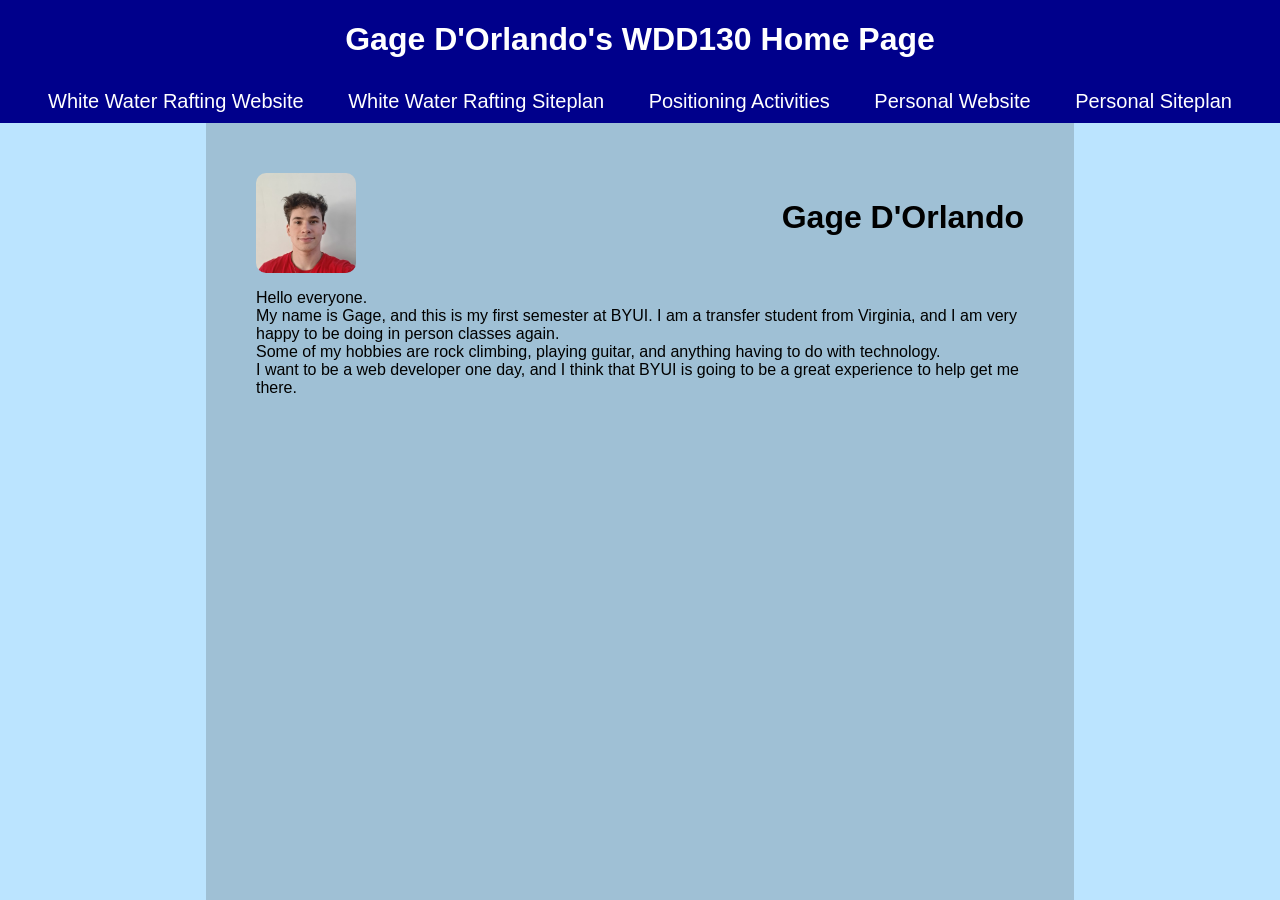
<file: index.html>
<!DOCTYPE html>
<html land="en">
    <head>
        <meta charset="UTF-8" />
        <meta name="viewport" content="width=device-width, initial-scale=1.0" />
        <title>WDD130 | Home</title>
        <link href=".\styles\styles.css" rel="stylesheet" />
    </head>
    <body>
        <header>
            <h1>Gage D'Orlando's WDD130 Home Page</h1>
            <nav>
                <a href="wwr/">White Water Rafting Website</a>
                <a href="wwr/site-plan-rafting.html">White Water Rafting Siteplan</a>
                <a href="positioning.html">Positioning Activities</a>
                <a href="climbtime/">Personal Website</a>
                <a href="climbtime/site-plan.html">Personal Siteplan</a>
            </nav>
        </header>
        <main>
            <h2>Gage D'Orlando</h2>
            <img src="./profpic.jpg" alt="Image of me" />
            <p>
                Hello everyone.<br>
                My name is Gage, and this is my first semester at BYUI. I am a transfer student from Virginia, and I am very happy to be doing in person classes again.<br>
                Some of my hobbies are rock climbing, playing guitar, and anything having to do with technology.<br>
                I want to be a web developer one day, and I think that BYUI is going to be a great experience to help get me there.
            </p>
        </main>
    </body>
</html>
</file>
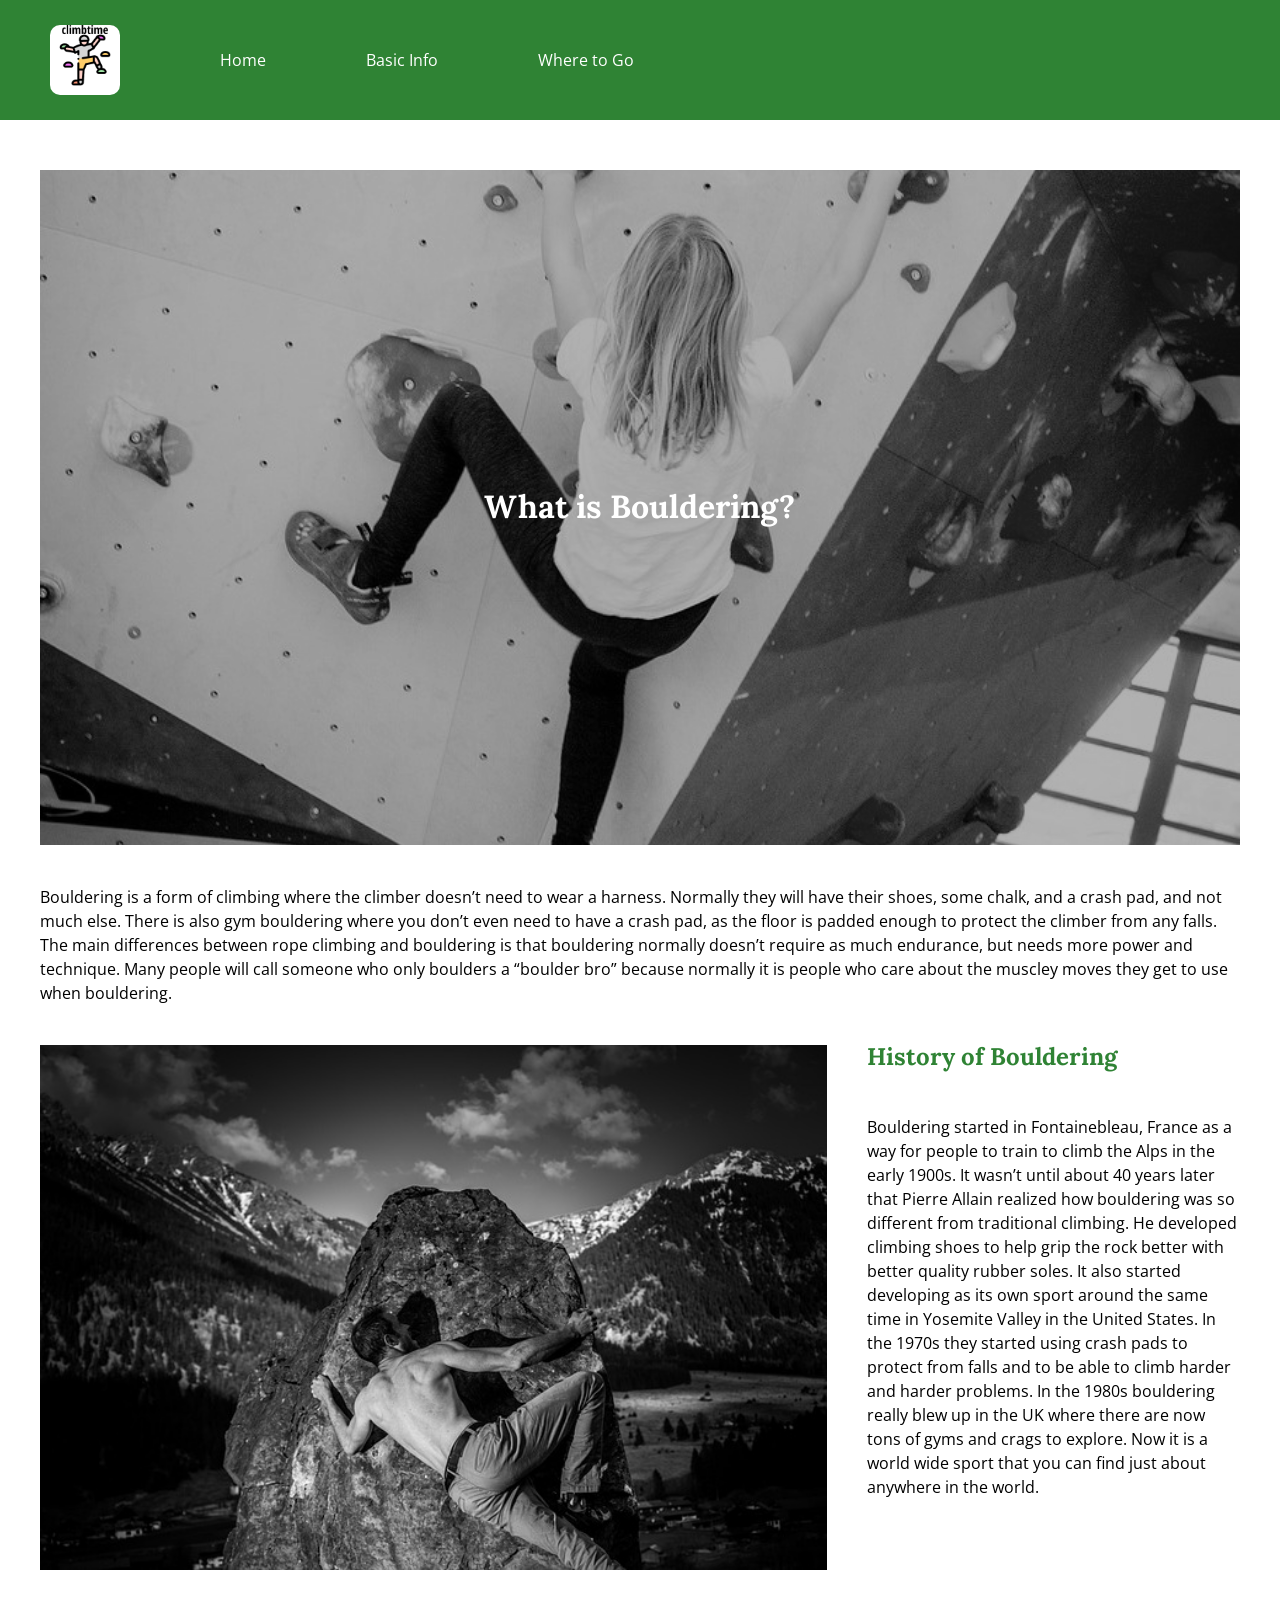
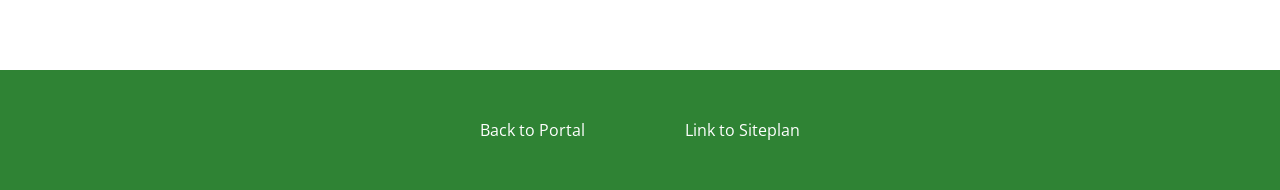
<file: climbtime/index.html>
<!DOCTYPE html>
<html lang="en">
<head>
    <meta charset="UTF-8">
    <meta name="viewport" content="width=device-width, initial-scale=1.0">
    <link type="text/css" rel="stylesheet" href="styles/styles.css">
    <title>Climb Time Home Page</title>
</head>
<body>
    <header>
        <nav>
            <a href="./">
                <img src="assets/logo.png" id="logo" alt="logo for the site with climber drawing">
            </a>
            <a href="./">Home</a>
            <a href="info.html">Basic Info</a>
            <a href="where.html">Where to Go</a>
        </nav>
    </header>
    <main>
        <img class="hero-img" src="assets/indoor.jpg" alt="girl climbing indoor boulder">
        <h1 class="hero-title">What is Bouldering?</h1>
        <div id="boulder-def">
            Bouldering is a form of climbing where the climber doesn’t need to wear a harness. Normally they will have their shoes, some chalk, and a crash pad, and not much else. There is also gym bouldering where you don’t even need to have a crash pad, as the floor is padded enough to protect the climber from any falls. The main differences between rope climbing and bouldering is that bouldering normally doesn’t require as much endurance, but needs more power and technique. Many people will call someone who only boulders a “boulder bro” because normally it is people who care about the muscley moves they get to use when bouldering.
        </div>
        <img id="history-img" src="assets/bouldering.jpg" alt="man climbing outdoor boulder">
        <h2 id="history-title">History of Bouldering</h2>
        <div id="history-text">
            Bouldering started in Fontainebleau, France as a way for people to train to climb the Alps in the early 1900s. It wasn’t until about 40 years later that Pierre Allain realized how bouldering was so different from traditional climbing. He developed climbing shoes to help grip the rock better with better quality rubber soles. It also started developing as its own sport around the same time in Yosemite Valley in the United States. In the 1970s they started using crash pads to protect from falls and to be able to climb harder and harder problems. In the 1980s bouldering really blew up in the UK where there are now tons of gyms and crags to explore. Now it is a world wide sport that you can find just about anywhere in the world.
        </div>
    </main>
    <footer>
        <a href="../">Back to Portal</a>
        <a href="./site-plan.html">Link to Siteplan</a>
    </footer>
</body>
</html>
</file>
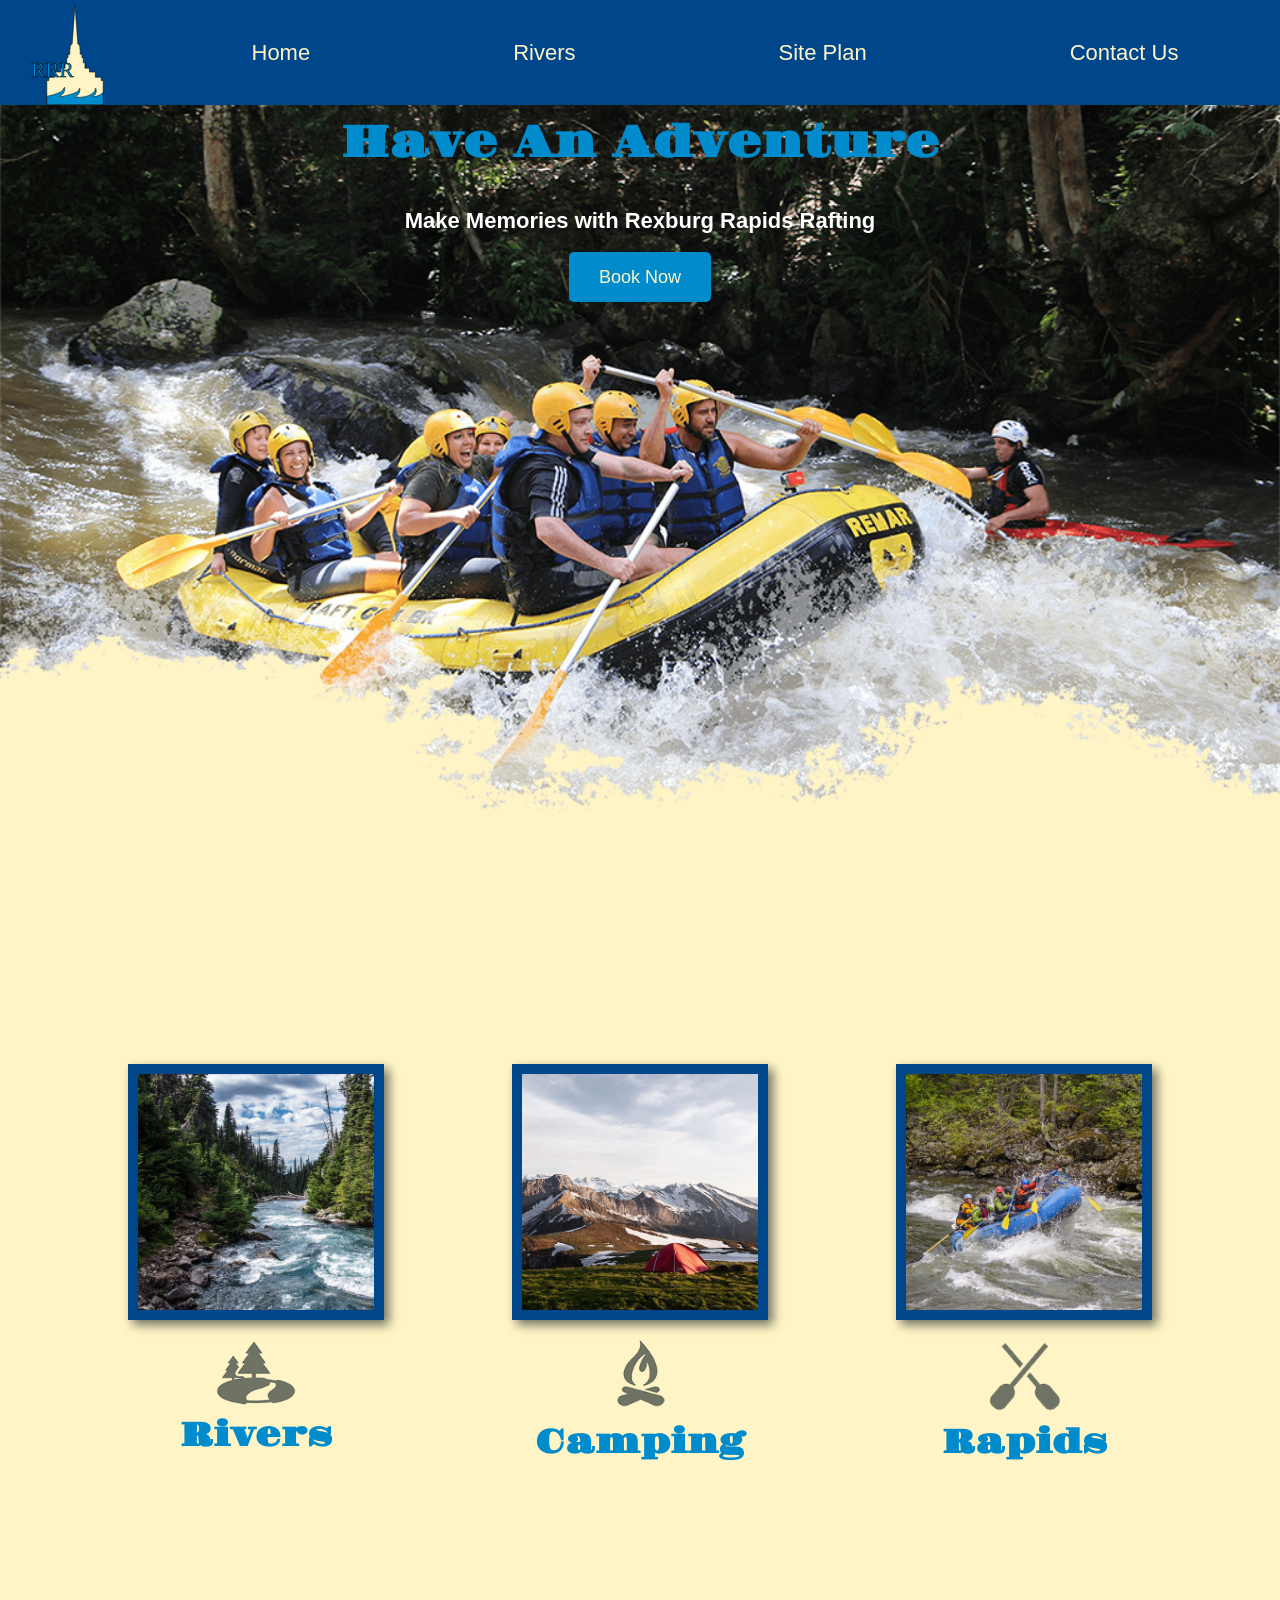
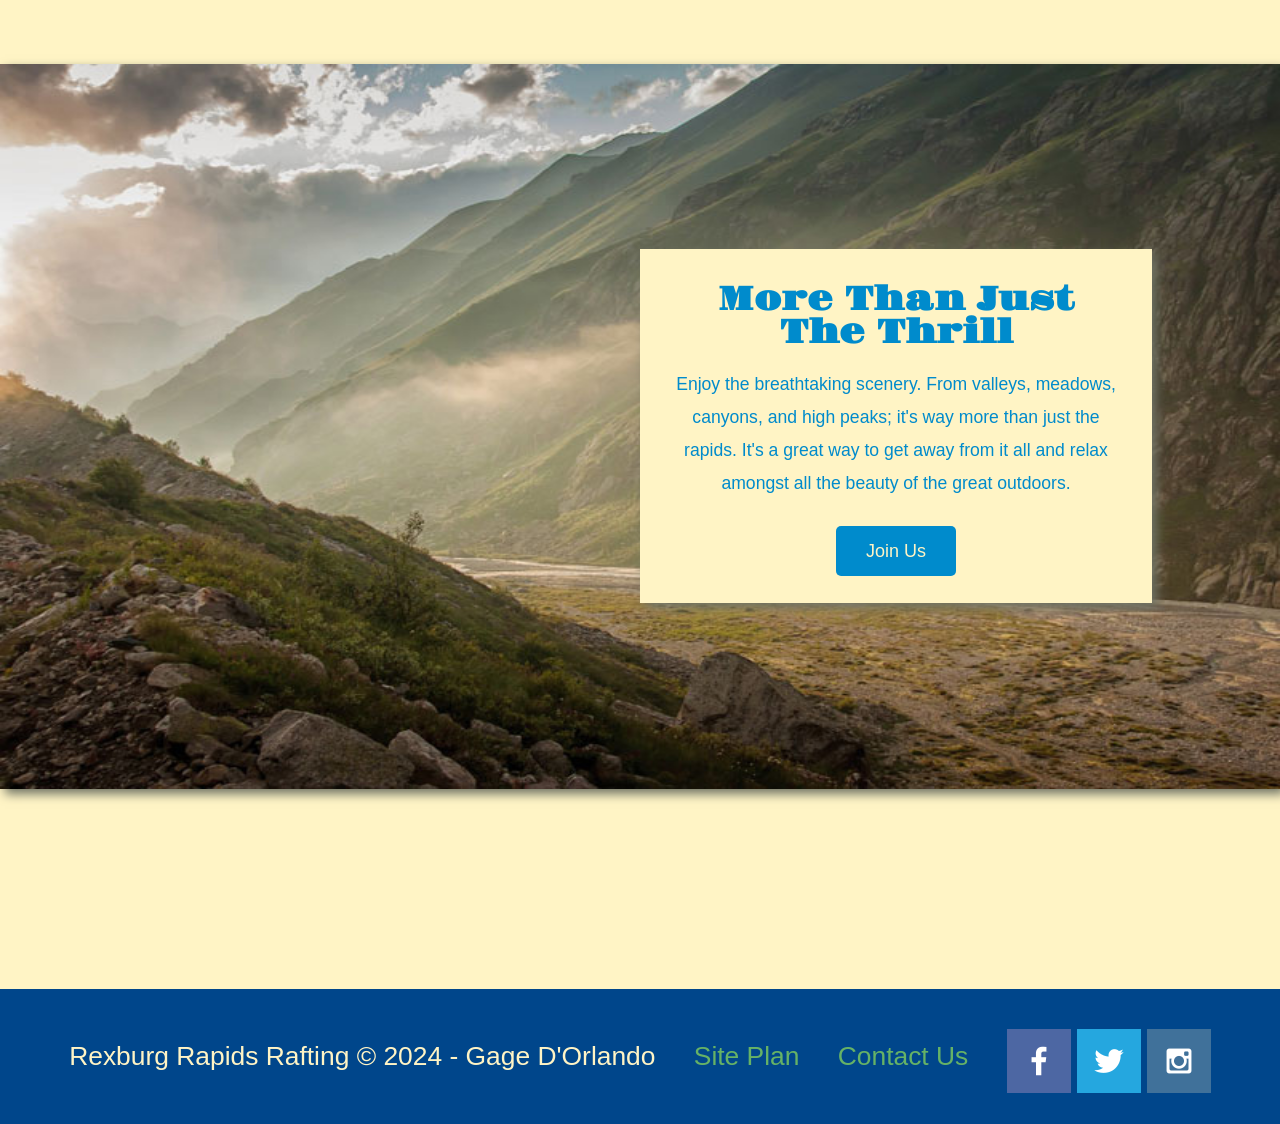
<file: wwr/index.html>
<!DOCTYPE html>
<html lang="en">
<head>
    <meta charset="UTF-8">
    <meta name="viewport" content="width=device-width, initial-scale=1.0">
    <link type="text/css" rel="stylesheet" href="styles/styles.css">
    <title>Rexburg Rapids Rafting Home Page</title>
</head>
<body>
    <div id="content">
        <header>
            <a id='logo_link' href='index.html'>
                <img class="logo" src="images/logo.svg" alt="Site Logo, the Rexburg Temple with Waves in front of it with the text RRR at the very front">
            </a>
            <nav>
                <a href="index.html">Home</a>
                <a href="rivers.html">Rivers</a>
                <a href="site-plan-rafting.html">Site Plan</a>
                <a href="constactus.html">Contact Us</a>
            </nav>
        </header>
        <div id="hero">
            <div id="hero-box">
                <img id="hero-img" src="images/hero.png" alt="People enjoying white water rafting">
            </div>
            <section id="hero-msg">
                <h1 class="home-title">Have An Adventure</h1>
                <h4>Make Memories with Rexburg Rapids Rafting</h4>
                <div class="button-box">
                    <a class="book" href="rates.html">Book Now</a>
                </div>
            </section>
        </div>
        <main class="home-grid">
            <section class="rivers-card">
                <img class="card-img" src="images/rivers.jpg" alt="river in forest">
                <img class="icon" src="images/river_icon.png" alt="river icon">
                <h2>Rivers</h2>
            </section>
            <section class="camping-card">
                <img class="card-img" src="images/camping.jpg" alt="tent in mountains">
                <img class="icon" src="images/fire_icon.png" alt="fire icon">
                <h2>Camping</h2>
            </section>
            <section class="rapids-card">
                <img class="card-img" src="images/rapids.jpg" alt="rafting boat">
                <img class="icon" src="images/oars.png" alt="oars icon">
                <h2>Rapids</h2>
            </section>
            <div id="background" class="msg-container">
                <img class="mountains" src="images/mountains.jpg" alt="Misty mountains">
            </div>
            <section class="msg">
                <h2>More Than Just The Thrill</h2>
                <p>Enjoy the breathtaking scenery. From valleys, meadows, canyons, and high peaks; it's way more than just the rapids. It's a great way to get away from it all and relax amongst all the beauty of the great outdoors.</p>
                <a class="join" href="rivers.html">Join Us</a>
            </section>
        </main>
        <footer>
            <p> Rexburg Rapids Rafting &copy; 2024 - Gage D'Orlando</p>
            <p><a href="site-plan-rafting.html">Site Plan</a></p>
            <p><a href="contactus.html">Contact Us</a></p>
            <div class="social">
                <a href="https://facebook.com"><img src="images/facebook.png" alt="fb icon"></a>
                <a href="https://twitter.com"><img src="images/twitter.png" alt="twitter icon"></a>
                <a href="https://instagram.com"><img src="images/instagram.png" alt="instagram icon"></a>
            </div>
        </footer>
    </div>
</body>
</html>
</file>
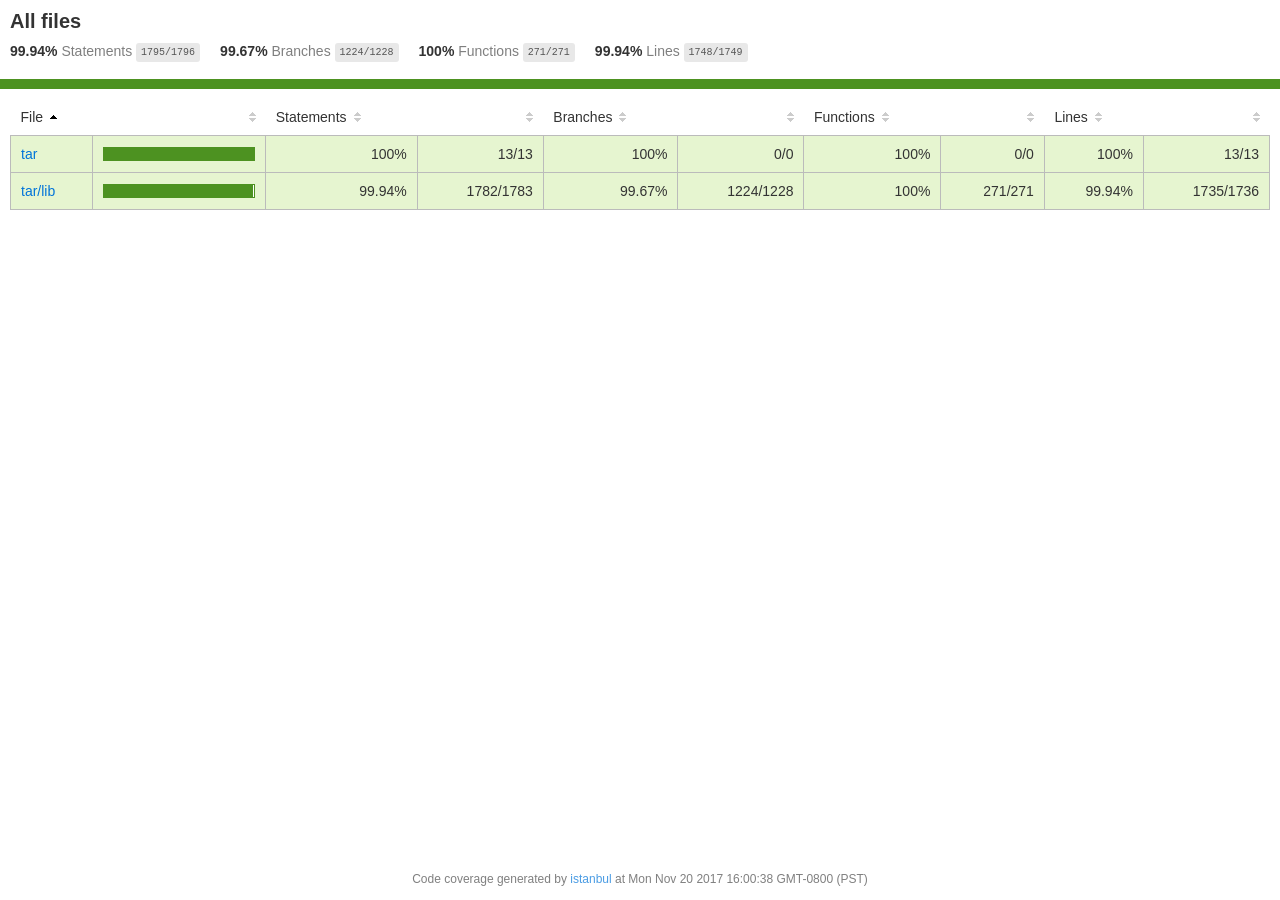
<file: node_modules/tar/coverage/lcov-report/index.html>
<!doctype html>
<html lang="en">
<head>
    <title>Code coverage report for All files</title>
    <meta charset="utf-8" />
    <link rel="stylesheet" href="prettify.css" />
    <link rel="stylesheet" href="base.css" />
    <meta name="viewport" content="width=device-width, initial-scale=1">
    <style type='text/css'>
        .coverage-summary .sorter {
            background-image: url(sort-arrow-sprite.png);
        }
    </style>
</head>
<body>
<div class='wrapper'>
  <div class='pad1'>
    <h1>
      All files
    </h1>
    <div class='clearfix'>
      <div class='fl pad1y space-right2'>
        <span class="strong">99.94% </span>
        <span class="quiet">Statements</span>
        <span class='fraction'>1795/1796</span>
      </div>
      <div class='fl pad1y space-right2'>
        <span class="strong">99.67% </span>
        <span class="quiet">Branches</span>
        <span class='fraction'>1224/1228</span>
      </div>
      <div class='fl pad1y space-right2'>
        <span class="strong">100% </span>
        <span class="quiet">Functions</span>
        <span class='fraction'>271/271</span>
      </div>
      <div class='fl pad1y space-right2'>
        <span class="strong">99.94% </span>
        <span class="quiet">Lines</span>
        <span class='fraction'>1748/1749</span>
      </div>
    </div>
  </div>
  <div class='status-line high'></div>
<div class="pad1">
<table class="coverage-summary">
<thead>
<tr>
   <th data-col="file" data-fmt="html" data-html="true" class="file">File</th>
   <th data-col="pic" data-type="number" data-fmt="html" data-html="true" class="pic"></th>
   <th data-col="statements" data-type="number" data-fmt="pct" class="pct">Statements</th>
   <th data-col="statements_raw" data-type="number" data-fmt="html" class="abs"></th>
   <th data-col="branches" data-type="number" data-fmt="pct" class="pct">Branches</th>
   <th data-col="branches_raw" data-type="number" data-fmt="html" class="abs"></th>
   <th data-col="functions" data-type="number" data-fmt="pct" class="pct">Functions</th>
   <th data-col="functions_raw" data-type="number" data-fmt="html" class="abs"></th>
   <th data-col="lines" data-type="number" data-fmt="pct" class="pct">Lines</th>
   <th data-col="lines_raw" data-type="number" data-fmt="html" class="abs"></th>
</tr>
</thead>
<tbody><tr>
	<td class="file high" data-value="tar"><a href="tar/index.html">tar</a></td>
	<td data-value="100" class="pic high"><div class="chart"><div class="cover-fill cover-full" style="width: 100%;"></div><div class="cover-empty" style="width:0%;"></div></div></td>
	<td data-value="100" class="pct high">100%</td>
	<td data-value="13" class="abs high">13/13</td>
	<td data-value="100" class="pct high">100%</td>
	<td data-value="0" class="abs high">0/0</td>
	<td data-value="100" class="pct high">100%</td>
	<td data-value="0" class="abs high">0/0</td>
	<td data-value="100" class="pct high">100%</td>
	<td data-value="13" class="abs high">13/13</td>
	</tr>

<tr>
	<td class="file high" data-value="tar/lib"><a href="tar/lib/index.html">tar/lib</a></td>
	<td data-value="99.94" class="pic high"><div class="chart"><div class="cover-fill" style="width: 99%;"></div><div class="cover-empty" style="width:1%;"></div></div></td>
	<td data-value="99.94" class="pct high">99.94%</td>
	<td data-value="1783" class="abs high">1782/1783</td>
	<td data-value="99.67" class="pct high">99.67%</td>
	<td data-value="1228" class="abs high">1224/1228</td>
	<td data-value="100" class="pct high">100%</td>
	<td data-value="271" class="abs high">271/271</td>
	<td data-value="99.94" class="pct high">99.94%</td>
	<td data-value="1736" class="abs high">1735/1736</td>
	</tr>

</tbody>
</table>
</div><div class='push'></div><!-- for sticky footer -->
</div><!-- /wrapper -->
<div class='footer quiet pad2 space-top1 center small'>
  Code coverage
  generated by <a href="https://istanbul.js.org/" target="_blank">istanbul</a> at Mon Nov 20 2017 16:00:38 GMT-0800 (PST)
</div>
</div>
<script src="prettify.js"></script>
<script>
window.onload = function () {
        if (typeof prettyPrint === 'function') {
            prettyPrint();
        }
};
</script>
<script src="sorter.js"></script>
</body>
</html>
</file>
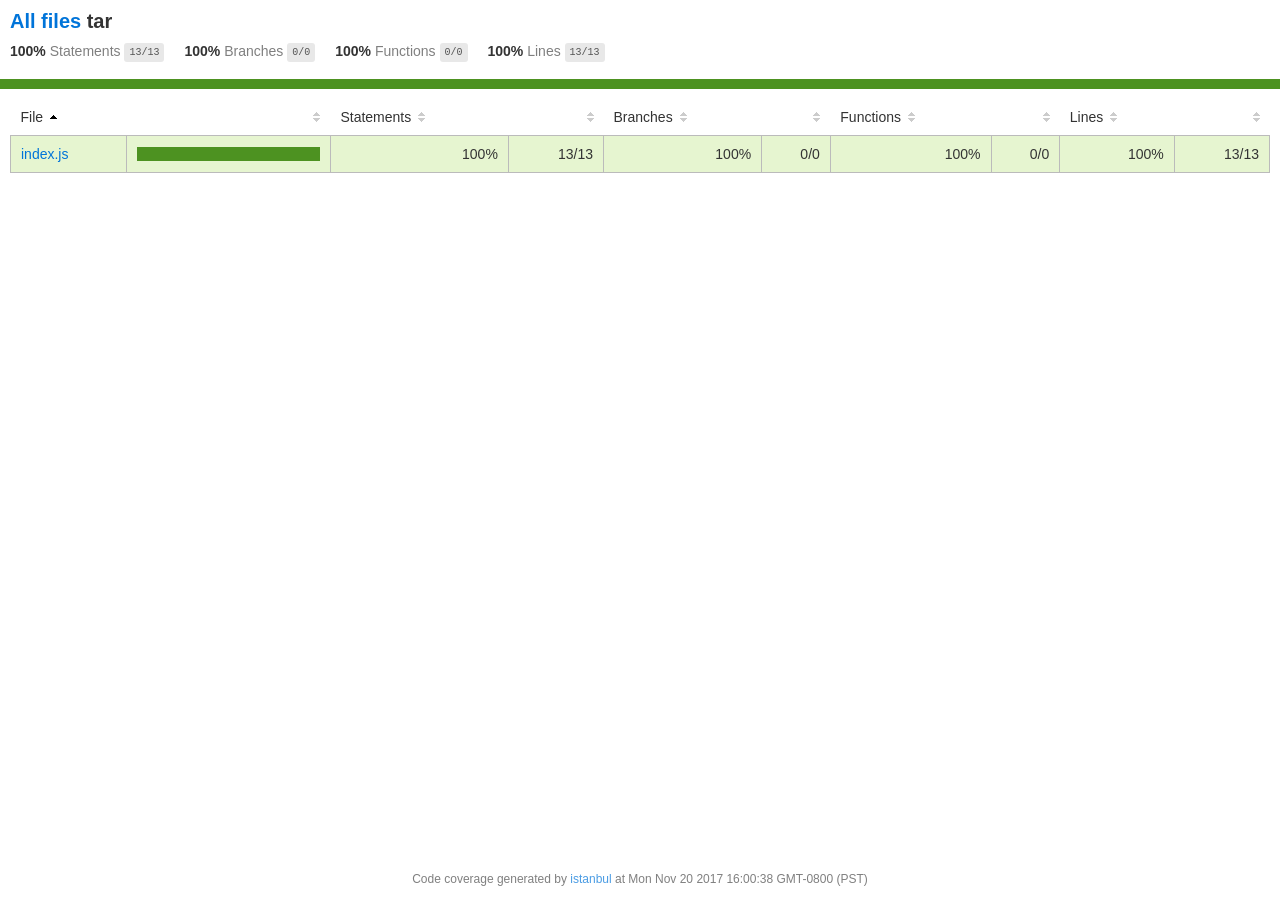
<file: node_modules/tar/coverage/lcov-report/tar/index.html>
<!doctype html>
<html lang="en">
<head>
    <title>Code coverage report for tar</title>
    <meta charset="utf-8" />
    <link rel="stylesheet" href="../prettify.css" />
    <link rel="stylesheet" href="../base.css" />
    <meta name="viewport" content="width=device-width, initial-scale=1">
    <style type='text/css'>
        .coverage-summary .sorter {
            background-image: url(../sort-arrow-sprite.png);
        }
    </style>
</head>
<body>
<div class='wrapper'>
  <div class='pad1'>
    <h1>
      <a href="../index.html">All files</a> tar
    </h1>
    <div class='clearfix'>
      <div class='fl pad1y space-right2'>
        <span class="strong">100% </span>
        <span class="quiet">Statements</span>
        <span class='fraction'>13/13</span>
      </div>
      <div class='fl pad1y space-right2'>
        <span class="strong">100% </span>
        <span class="quiet">Branches</span>
        <span class='fraction'>0/0</span>
      </div>
      <div class='fl pad1y space-right2'>
        <span class="strong">100% </span>
        <span class="quiet">Functions</span>
        <span class='fraction'>0/0</span>
      </div>
      <div class='fl pad1y space-right2'>
        <span class="strong">100% </span>
        <span class="quiet">Lines</span>
        <span class='fraction'>13/13</span>
      </div>
    </div>
  </div>
  <div class='status-line high'></div>
<div class="pad1">
<table class="coverage-summary">
<thead>
<tr>
   <th data-col="file" data-fmt="html" data-html="true" class="file">File</th>
   <th data-col="pic" data-type="number" data-fmt="html" data-html="true" class="pic"></th>
   <th data-col="statements" data-type="number" data-fmt="pct" class="pct">Statements</th>
   <th data-col="statements_raw" data-type="number" data-fmt="html" class="abs"></th>
   <th data-col="branches" data-type="number" data-fmt="pct" class="pct">Branches</th>
   <th data-col="branches_raw" data-type="number" data-fmt="html" class="abs"></th>
   <th data-col="functions" data-type="number" data-fmt="pct" class="pct">Functions</th>
   <th data-col="functions_raw" data-type="number" data-fmt="html" class="abs"></th>
   <th data-col="lines" data-type="number" data-fmt="pct" class="pct">Lines</th>
   <th data-col="lines_raw" data-type="number" data-fmt="html" class="abs"></th>
</tr>
</thead>
<tbody><tr>
	<td class="file high" data-value="index.js"><a href="index.js.html">index.js</a></td>
	<td data-value="100" class="pic high"><div class="chart"><div class="cover-fill cover-full" style="width: 100%;"></div><div class="cover-empty" style="width:0%;"></div></div></td>
	<td data-value="100" class="pct high">100%</td>
	<td data-value="13" class="abs high">13/13</td>
	<td data-value="100" class="pct high">100%</td>
	<td data-value="0" class="abs high">0/0</td>
	<td data-value="100" class="pct high">100%</td>
	<td data-value="0" class="abs high">0/0</td>
	<td data-value="100" class="pct high">100%</td>
	<td data-value="13" class="abs high">13/13</td>
	</tr>

</tbody>
</table>
</div><div class='push'></div><!-- for sticky footer -->
</div><!-- /wrapper -->
<div class='footer quiet pad2 space-top1 center small'>
  Code coverage
  generated by <a href="https://istanbul.js.org/" target="_blank">istanbul</a> at Mon Nov 20 2017 16:00:38 GMT-0800 (PST)
</div>
</div>
<script src="../prettify.js"></script>
<script>
window.onload = function () {
        if (typeof prettyPrint === 'function') {
            prettyPrint();
        }
};
</script>
<script src="../sorter.js"></script>
</body>
</html>
</file>
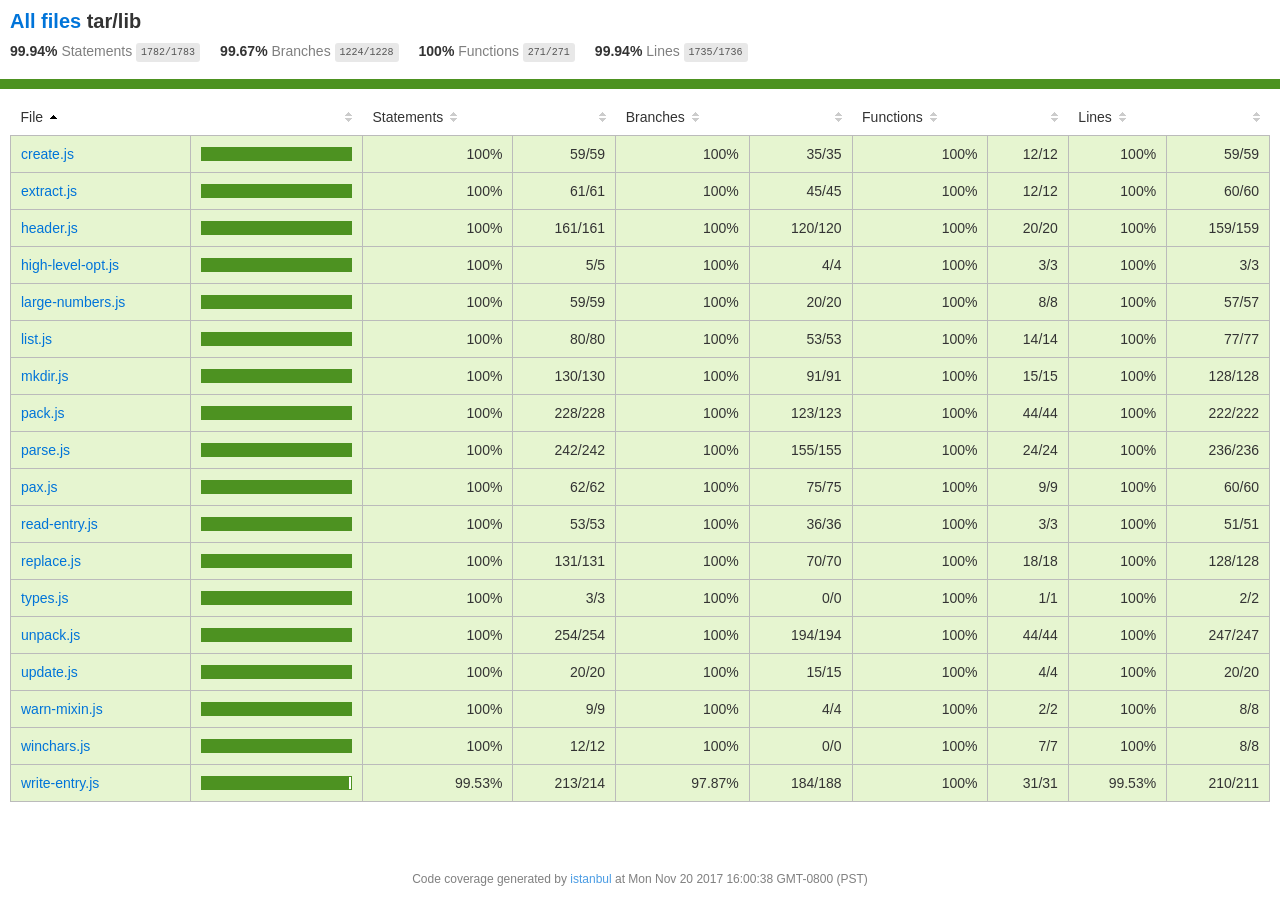
<file: node_modules/tar/coverage/lcov-report/tar/lib/index.html>
<!doctype html>
<html lang="en">
<head>
    <title>Code coverage report for tar/lib</title>
    <meta charset="utf-8" />
    <link rel="stylesheet" href="../../prettify.css" />
    <link rel="stylesheet" href="../../base.css" />
    <meta name="viewport" content="width=device-width, initial-scale=1">
    <style type='text/css'>
        .coverage-summary .sorter {
            background-image: url(../../sort-arrow-sprite.png);
        }
    </style>
</head>
<body>
<div class='wrapper'>
  <div class='pad1'>
    <h1>
      <a href="../../index.html">All files</a> tar/lib
    </h1>
    <div class='clearfix'>
      <div class='fl pad1y space-right2'>
        <span class="strong">99.94% </span>
        <span class="quiet">Statements</span>
        <span class='fraction'>1782/1783</span>
      </div>
      <div class='fl pad1y space-right2'>
        <span class="strong">99.67% </span>
        <span class="quiet">Branches</span>
        <span class='fraction'>1224/1228</span>
      </div>
      <div class='fl pad1y space-right2'>
        <span class="strong">100% </span>
        <span class="quiet">Functions</span>
        <span class='fraction'>271/271</span>
      </div>
      <div class='fl pad1y space-right2'>
        <span class="strong">99.94% </span>
        <span class="quiet">Lines</span>
        <span class='fraction'>1735/1736</span>
      </div>
    </div>
  </div>
  <div class='status-line high'></div>
<div class="pad1">
<table class="coverage-summary">
<thead>
<tr>
   <th data-col="file" data-fmt="html" data-html="true" class="file">File</th>
   <th data-col="pic" data-type="number" data-fmt="html" data-html="true" class="pic"></th>
   <th data-col="statements" data-type="number" data-fmt="pct" class="pct">Statements</th>
   <th data-col="statements_raw" data-type="number" data-fmt="html" class="abs"></th>
   <th data-col="branches" data-type="number" data-fmt="pct" class="pct">Branches</th>
   <th data-col="branches_raw" data-type="number" data-fmt="html" class="abs"></th>
   <th data-col="functions" data-type="number" data-fmt="pct" class="pct">Functions</th>
   <th data-col="functions_raw" data-type="number" data-fmt="html" class="abs"></th>
   <th data-col="lines" data-type="number" data-fmt="pct" class="pct">Lines</th>
   <th data-col="lines_raw" data-type="number" data-fmt="html" class="abs"></th>
</tr>
</thead>
<tbody><tr>
	<td class="file high" data-value="create.js"><a href="create.js.html">create.js</a></td>
	<td data-value="100" class="pic high"><div class="chart"><div class="cover-fill cover-full" style="width: 100%;"></div><div class="cover-empty" style="width:0%;"></div></div></td>
	<td data-value="100" class="pct high">100%</td>
	<td data-value="59" class="abs high">59/59</td>
	<td data-value="100" class="pct high">100%</td>
	<td data-value="35" class="abs high">35/35</td>
	<td data-value="100" class="pct high">100%</td>
	<td data-value="12" class="abs high">12/12</td>
	<td data-value="100" class="pct high">100%</td>
	<td data-value="59" class="abs high">59/59</td>
	</tr>

<tr>
	<td class="file high" data-value="extract.js"><a href="extract.js.html">extract.js</a></td>
	<td data-value="100" class="pic high"><div class="chart"><div class="cover-fill cover-full" style="width: 100%;"></div><div class="cover-empty" style="width:0%;"></div></div></td>
	<td data-value="100" class="pct high">100%</td>
	<td data-value="61" class="abs high">61/61</td>
	<td data-value="100" class="pct high">100%</td>
	<td data-value="45" class="abs high">45/45</td>
	<td data-value="100" class="pct high">100%</td>
	<td data-value="12" class="abs high">12/12</td>
	<td data-value="100" class="pct high">100%</td>
	<td data-value="60" class="abs high">60/60</td>
	</tr>

<tr>
	<td class="file high" data-value="header.js"><a href="header.js.html">header.js</a></td>
	<td data-value="100" class="pic high"><div class="chart"><div class="cover-fill cover-full" style="width: 100%;"></div><div class="cover-empty" style="width:0%;"></div></div></td>
	<td data-value="100" class="pct high">100%</td>
	<td data-value="161" class="abs high">161/161</td>
	<td data-value="100" class="pct high">100%</td>
	<td data-value="120" class="abs high">120/120</td>
	<td data-value="100" class="pct high">100%</td>
	<td data-value="20" class="abs high">20/20</td>
	<td data-value="100" class="pct high">100%</td>
	<td data-value="159" class="abs high">159/159</td>
	</tr>

<tr>
	<td class="file high" data-value="high-level-opt.js"><a href="high-level-opt.js.html">high-level-opt.js</a></td>
	<td data-value="100" class="pic high"><div class="chart"><div class="cover-fill cover-full" style="width: 100%;"></div><div class="cover-empty" style="width:0%;"></div></div></td>
	<td data-value="100" class="pct high">100%</td>
	<td data-value="5" class="abs high">5/5</td>
	<td data-value="100" class="pct high">100%</td>
	<td data-value="4" class="abs high">4/4</td>
	<td data-value="100" class="pct high">100%</td>
	<td data-value="3" class="abs high">3/3</td>
	<td data-value="100" class="pct high">100%</td>
	<td data-value="3" class="abs high">3/3</td>
	</tr>

<tr>
	<td class="file high" data-value="large-numbers.js"><a href="large-numbers.js.html">large-numbers.js</a></td>
	<td data-value="100" class="pic high"><div class="chart"><div class="cover-fill cover-full" style="width: 100%;"></div><div class="cover-empty" style="width:0%;"></div></div></td>
	<td data-value="100" class="pct high">100%</td>
	<td data-value="59" class="abs high">59/59</td>
	<td data-value="100" class="pct high">100%</td>
	<td data-value="20" class="abs high">20/20</td>
	<td data-value="100" class="pct high">100%</td>
	<td data-value="8" class="abs high">8/8</td>
	<td data-value="100" class="pct high">100%</td>
	<td data-value="57" class="abs high">57/57</td>
	</tr>

<tr>
	<td class="file high" data-value="list.js"><a href="list.js.html">list.js</a></td>
	<td data-value="100" class="pic high"><div class="chart"><div class="cover-fill cover-full" style="width: 100%;"></div><div class="cover-empty" style="width:0%;"></div></div></td>
	<td data-value="100" class="pct high">100%</td>
	<td data-value="80" class="abs high">80/80</td>
	<td data-value="100" class="pct high">100%</td>
	<td data-value="53" class="abs high">53/53</td>
	<td data-value="100" class="pct high">100%</td>
	<td data-value="14" class="abs high">14/14</td>
	<td data-value="100" class="pct high">100%</td>
	<td data-value="77" class="abs high">77/77</td>
	</tr>

<tr>
	<td class="file high" data-value="mkdir.js"><a href="mkdir.js.html">mkdir.js</a></td>
	<td data-value="100" class="pic high"><div class="chart"><div class="cover-fill cover-full" style="width: 100%;"></div><div class="cover-empty" style="width:0%;"></div></div></td>
	<td data-value="100" class="pct high">100%</td>
	<td data-value="130" class="abs high">130/130</td>
	<td data-value="100" class="pct high">100%</td>
	<td data-value="91" class="abs high">91/91</td>
	<td data-value="100" class="pct high">100%</td>
	<td data-value="15" class="abs high">15/15</td>
	<td data-value="100" class="pct high">100%</td>
	<td data-value="128" class="abs high">128/128</td>
	</tr>

<tr>
	<td class="file high" data-value="pack.js"><a href="pack.js.html">pack.js</a></td>
	<td data-value="100" class="pic high"><div class="chart"><div class="cover-fill cover-full" style="width: 100%;"></div><div class="cover-empty" style="width:0%;"></div></div></td>
	<td data-value="100" class="pct high">100%</td>
	<td data-value="228" class="abs high">228/228</td>
	<td data-value="100" class="pct high">100%</td>
	<td data-value="123" class="abs high">123/123</td>
	<td data-value="100" class="pct high">100%</td>
	<td data-value="44" class="abs high">44/44</td>
	<td data-value="100" class="pct high">100%</td>
	<td data-value="222" class="abs high">222/222</td>
	</tr>

<tr>
	<td class="file high" data-value="parse.js"><a href="parse.js.html">parse.js</a></td>
	<td data-value="100" class="pic high"><div class="chart"><div class="cover-fill cover-full" style="width: 100%;"></div><div class="cover-empty" style="width:0%;"></div></div></td>
	<td data-value="100" class="pct high">100%</td>
	<td data-value="242" class="abs high">242/242</td>
	<td data-value="100" class="pct high">100%</td>
	<td data-value="155" class="abs high">155/155</td>
	<td data-value="100" class="pct high">100%</td>
	<td data-value="24" class="abs high">24/24</td>
	<td data-value="100" class="pct high">100%</td>
	<td data-value="236" class="abs high">236/236</td>
	</tr>

<tr>
	<td class="file high" data-value="pax.js"><a href="pax.js.html">pax.js</a></td>
	<td data-value="100" class="pic high"><div class="chart"><div class="cover-fill cover-full" style="width: 100%;"></div><div class="cover-empty" style="width:0%;"></div></div></td>
	<td data-value="100" class="pct high">100%</td>
	<td data-value="62" class="abs high">62/62</td>
	<td data-value="100" class="pct high">100%</td>
	<td data-value="75" class="abs high">75/75</td>
	<td data-value="100" class="pct high">100%</td>
	<td data-value="9" class="abs high">9/9</td>
	<td data-value="100" class="pct high">100%</td>
	<td data-value="60" class="abs high">60/60</td>
	</tr>

<tr>
	<td class="file high" data-value="read-entry.js"><a href="read-entry.js.html">read-entry.js</a></td>
	<td data-value="100" class="pic high"><div class="chart"><div class="cover-fill cover-full" style="width: 100%;"></div><div class="cover-empty" style="width:0%;"></div></div></td>
	<td data-value="100" class="pct high">100%</td>
	<td data-value="53" class="abs high">53/53</td>
	<td data-value="100" class="pct high">100%</td>
	<td data-value="36" class="abs high">36/36</td>
	<td data-value="100" class="pct high">100%</td>
	<td data-value="3" class="abs high">3/3</td>
	<td data-value="100" class="pct high">100%</td>
	<td data-value="51" class="abs high">51/51</td>
	</tr>

<tr>
	<td class="file high" data-value="replace.js"><a href="replace.js.html">replace.js</a></td>
	<td data-value="100" class="pic high"><div class="chart"><div class="cover-fill cover-full" style="width: 100%;"></div><div class="cover-empty" style="width:0%;"></div></div></td>
	<td data-value="100" class="pct high">100%</td>
	<td data-value="131" class="abs high">131/131</td>
	<td data-value="100" class="pct high">100%</td>
	<td data-value="70" class="abs high">70/70</td>
	<td data-value="100" class="pct high">100%</td>
	<td data-value="18" class="abs high">18/18</td>
	<td data-value="100" class="pct high">100%</td>
	<td data-value="128" class="abs high">128/128</td>
	</tr>

<tr>
	<td class="file high" data-value="types.js"><a href="types.js.html">types.js</a></td>
	<td data-value="100" class="pic high"><div class="chart"><div class="cover-fill cover-full" style="width: 100%;"></div><div class="cover-empty" style="width:0%;"></div></div></td>
	<td data-value="100" class="pct high">100%</td>
	<td data-value="3" class="abs high">3/3</td>
	<td data-value="100" class="pct high">100%</td>
	<td data-value="0" class="abs high">0/0</td>
	<td data-value="100" class="pct high">100%</td>
	<td data-value="1" class="abs high">1/1</td>
	<td data-value="100" class="pct high">100%</td>
	<td data-value="2" class="abs high">2/2</td>
	</tr>

<tr>
	<td class="file high" data-value="unpack.js"><a href="unpack.js.html">unpack.js</a></td>
	<td data-value="100" class="pic high"><div class="chart"><div class="cover-fill cover-full" style="width: 100%;"></div><div class="cover-empty" style="width:0%;"></div></div></td>
	<td data-value="100" class="pct high">100%</td>
	<td data-value="254" class="abs high">254/254</td>
	<td data-value="100" class="pct high">100%</td>
	<td data-value="194" class="abs high">194/194</td>
	<td data-value="100" class="pct high">100%</td>
	<td data-value="44" class="abs high">44/44</td>
	<td data-value="100" class="pct high">100%</td>
	<td data-value="247" class="abs high">247/247</td>
	</tr>

<tr>
	<td class="file high" data-value="update.js"><a href="update.js.html">update.js</a></td>
	<td data-value="100" class="pic high"><div class="chart"><div class="cover-fill cover-full" style="width: 100%;"></div><div class="cover-empty" style="width:0%;"></div></div></td>
	<td data-value="100" class="pct high">100%</td>
	<td data-value="20" class="abs high">20/20</td>
	<td data-value="100" class="pct high">100%</td>
	<td data-value="15" class="abs high">15/15</td>
	<td data-value="100" class="pct high">100%</td>
	<td data-value="4" class="abs high">4/4</td>
	<td data-value="100" class="pct high">100%</td>
	<td data-value="20" class="abs high">20/20</td>
	</tr>

<tr>
	<td class="file high" data-value="warn-mixin.js"><a href="warn-mixin.js.html">warn-mixin.js</a></td>
	<td data-value="100" class="pic high"><div class="chart"><div class="cover-fill cover-full" style="width: 100%;"></div><div class="cover-empty" style="width:0%;"></div></div></td>
	<td data-value="100" class="pct high">100%</td>
	<td data-value="9" class="abs high">9/9</td>
	<td data-value="100" class="pct high">100%</td>
	<td data-value="4" class="abs high">4/4</td>
	<td data-value="100" class="pct high">100%</td>
	<td data-value="2" class="abs high">2/2</td>
	<td data-value="100" class="pct high">100%</td>
	<td data-value="8" class="abs high">8/8</td>
	</tr>

<tr>
	<td class="file high" data-value="winchars.js"><a href="winchars.js.html">winchars.js</a></td>
	<td data-value="100" class="pic high"><div class="chart"><div class="cover-fill cover-full" style="width: 100%;"></div><div class="cover-empty" style="width:0%;"></div></div></td>
	<td data-value="100" class="pct high">100%</td>
	<td data-value="12" class="abs high">12/12</td>
	<td data-value="100" class="pct high">100%</td>
	<td data-value="0" class="abs high">0/0</td>
	<td data-value="100" class="pct high">100%</td>
	<td data-value="7" class="abs high">7/7</td>
	<td data-value="100" class="pct high">100%</td>
	<td data-value="8" class="abs high">8/8</td>
	</tr>

<tr>
	<td class="file high" data-value="write-entry.js"><a href="write-entry.js.html">write-entry.js</a></td>
	<td data-value="99.53" class="pic high"><div class="chart"><div class="cover-fill" style="width: 99%;"></div><div class="cover-empty" style="width:1%;"></div></div></td>
	<td data-value="99.53" class="pct high">99.53%</td>
	<td data-value="214" class="abs high">213/214</td>
	<td data-value="97.87" class="pct high">97.87%</td>
	<td data-value="188" class="abs high">184/188</td>
	<td data-value="100" class="pct high">100%</td>
	<td data-value="31" class="abs high">31/31</td>
	<td data-value="99.53" class="pct high">99.53%</td>
	<td data-value="211" class="abs high">210/211</td>
	</tr>

</tbody>
</table>
</div><div class='push'></div><!-- for sticky footer -->
</div><!-- /wrapper -->
<div class='footer quiet pad2 space-top1 center small'>
  Code coverage
  generated by <a href="https://istanbul.js.org/" target="_blank">istanbul</a> at Mon Nov 20 2017 16:00:38 GMT-0800 (PST)
</div>
</div>
<script src="../../prettify.js"></script>
<script>
window.onload = function () {
        if (typeof prettyPrint === 'function') {
            prettyPrint();
        }
};
</script>
<script src="../../sorter.js"></script>
</body>
</html>
</file>
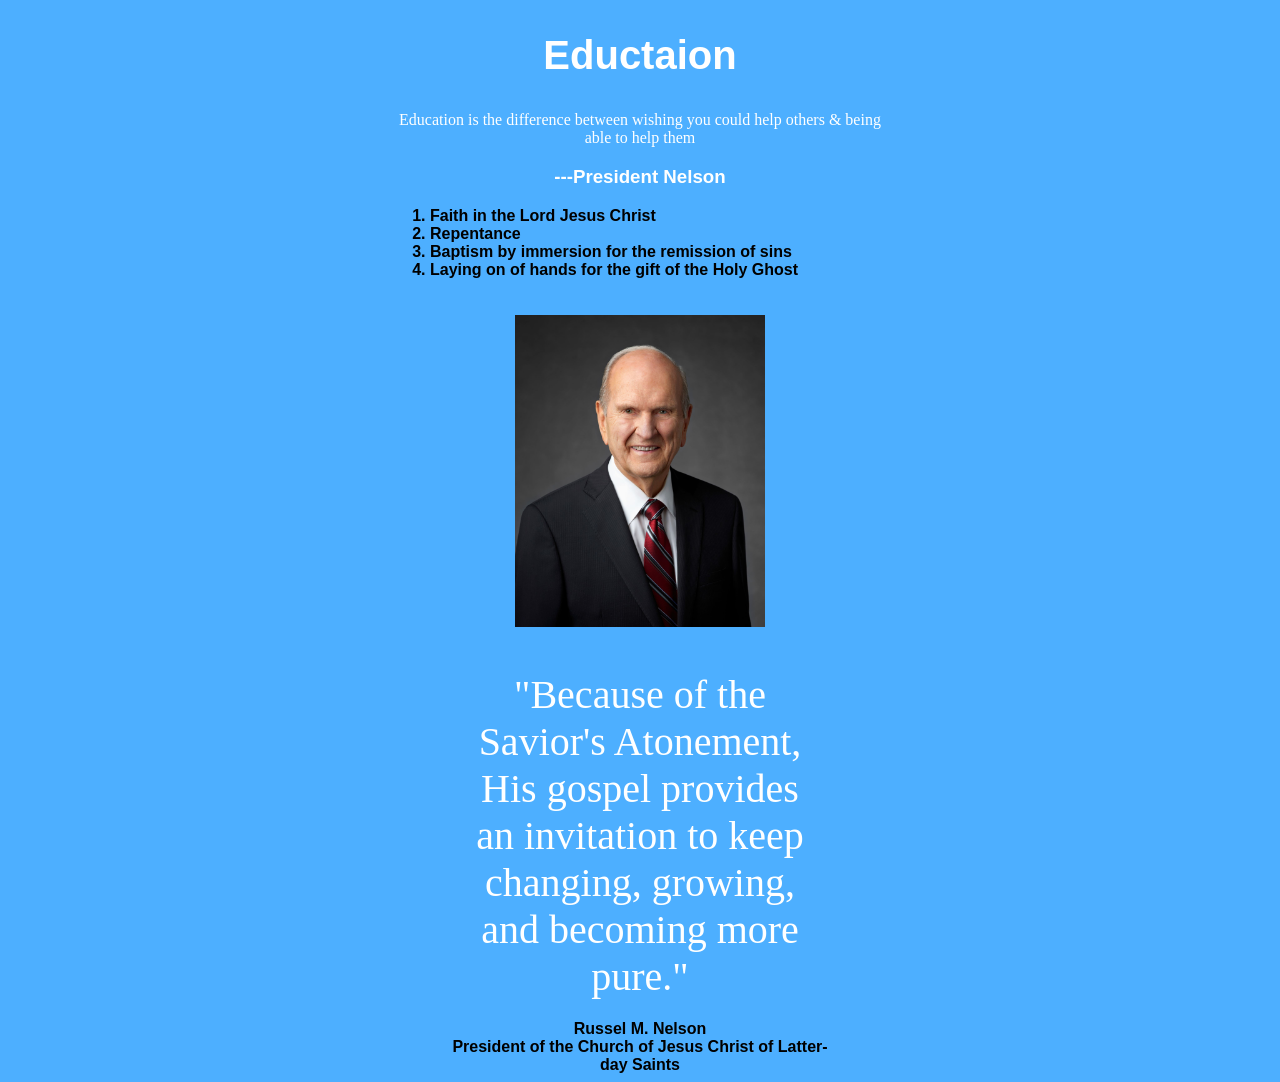
<file: ice.html>
<!DOCTYPE html>
<html lang="en">
<head>
    <meta charset="UTF-8">
    <meta name="viewport" content="width=device-width, initial-scale=1.0">
    <link type="text/css" href="styles/ice.css" rel="stylesheet">
    <title>Document</title>
</head>
<body>
    <div class="container">
        <h2>Eductaion</h2>
        <p>Education is the difference between wishing you could help others & being able to help them</p>
        <h3>---President Nelson</h3>
        <ol>
            <li>Faith in the Lord Jesus Christ</li>
            <li>Repentance</li>
            <li>Baptism by immersion for the remission of sins</li>
            <li>Laying on of hands for the gift of the Holy Ghost</li>
        </ol>
        <img src="images/nelson.jpeg" alt="Portrait of President Russell M. Nelson">
        <h1>"Because of the Savior's Atonement, His gospel provides an invitation to keep changing, growing, and becoming more pure."</h1>
        <footer>
            Russel M. Nelson<br>
            President of the Church of Jesus Christ of Latter-day Saints
        </footer>
    </div>
</body>
</html>
</file>
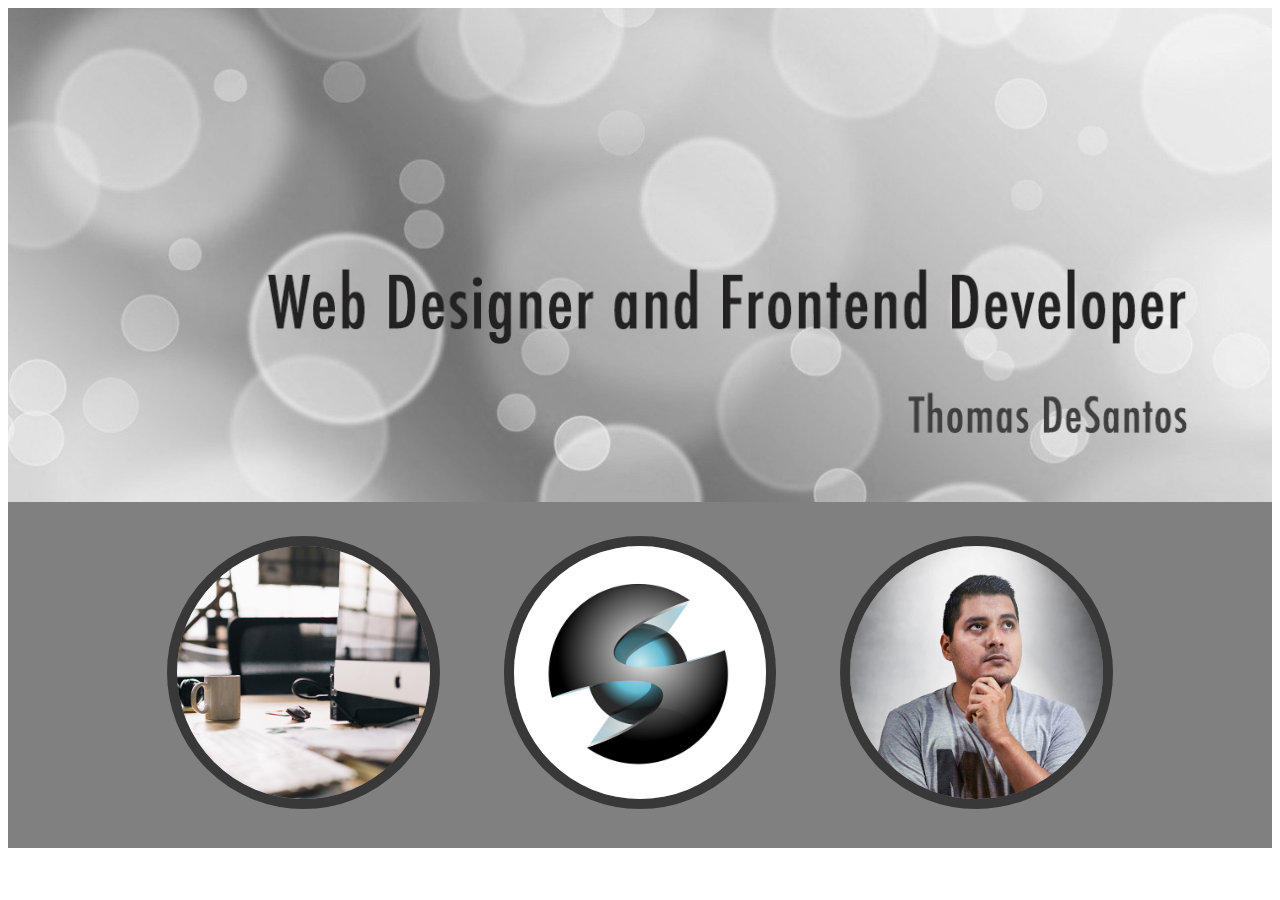
<file: ice2.html>
<!DOCTYPE html>
<html lang="en">
<head>
    <meta charset="UTF-8">
    <meta name="viewport" content="width=device-width, initial-scale=1.0">
    <link type="text/css" href="https://meyerweb.com/eric/tools/css/reset/reset.css" rel="stylesheet">
    <link type="text/css" href="styles/ice2.css" rel="stylesheet">
    <title>Document</title>
</head>
<body>
    <img id="banner" src="images/w05_circles.jpg" alt="Web Design and Front End Developer -Thomas DeSantos">
    <div class="container">
        <img class="circle" src="images/w05_ice_image_desk.jpg" alt="desk picture">
        <img class="circle" src="images/w05_ice_image_graphic.png" alt="graphic picture">
        <img class="circle" src="images/w05_ice_image_person.jpg" alt="person picture">

    </div>
</body>
</html>
</file>
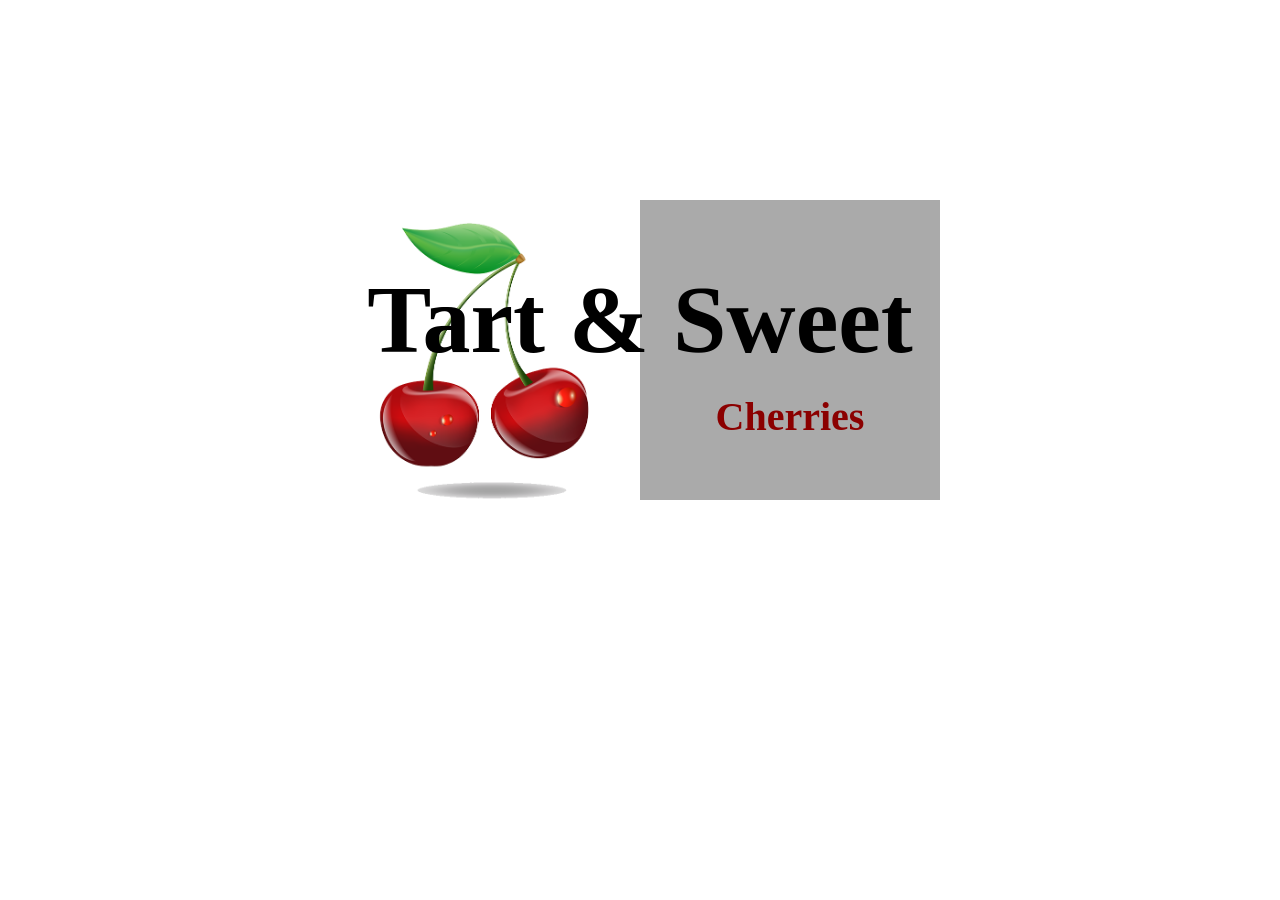
<file: ice3.html>
<!DOCTYPE html>
<html lang="en">
<head>
    <meta charset="UTF-8">
    <meta name="viewport" content="width=device-width, initial-scale=1.0">
    <link rel="stylesheet" href="ice3.css">
    <title>Ice 3</title>
</head>
<body>
    <div class="container">
        <img src='/images/w06_cherries.png' id="cherryPic">
        <h2 id="cherryText">Cherries</h2>
        <h1 id="tart-Taste">Tart & Sweet</h1>
    </div>
</body>
</html>
</file>
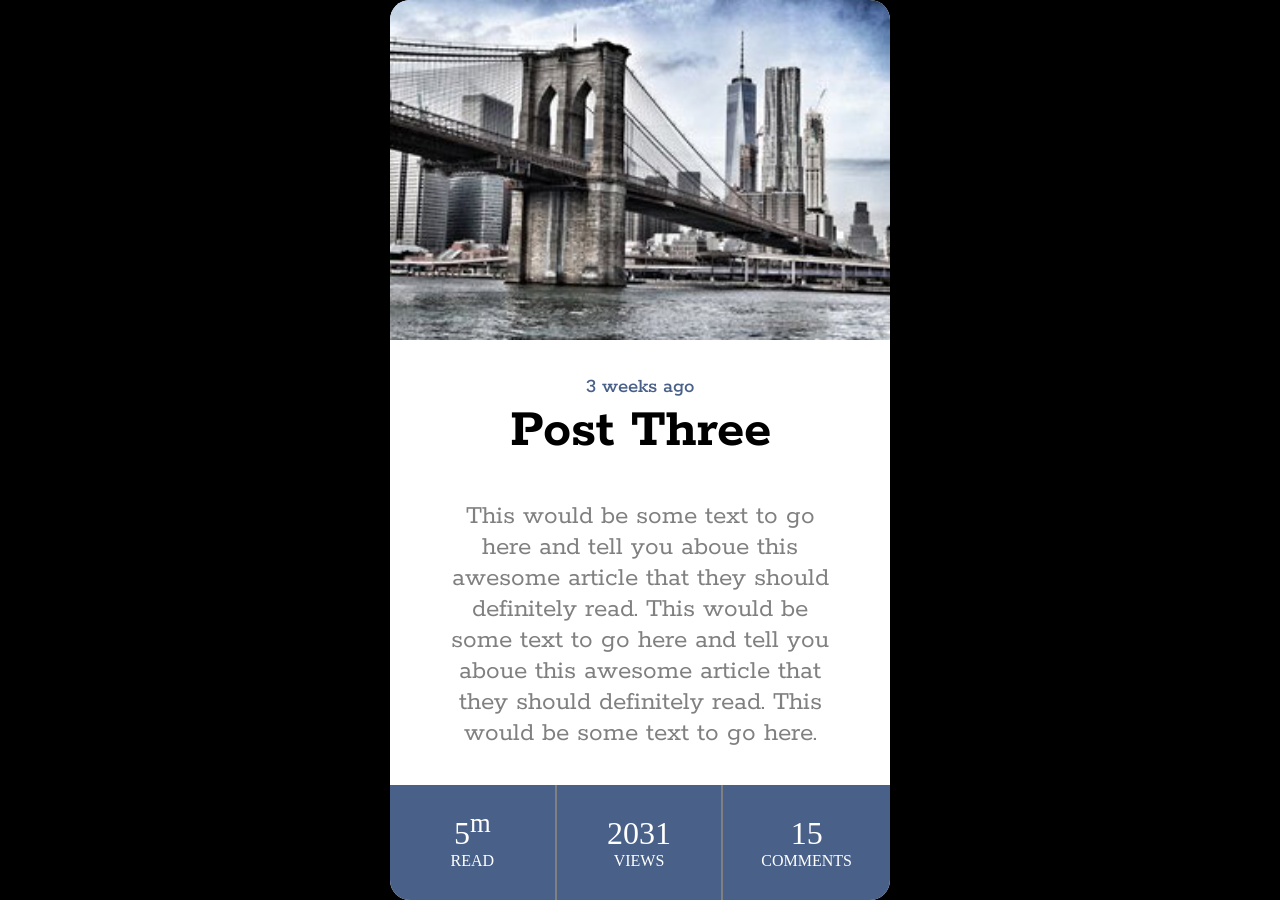
<file: ice4.html>
<!DOCTYPE html>
<html lang="en">
<head>
    <meta charset="UTF-8">
    <meta name="viewport" content="width=device-width, initial-scale=1.0">
    <link rel="stylesheet" type="text/css" href="styles/ice4.css">
    <title>Ice4</title>
</head>
<body>
    <div class="container">
        <div id="pic_container">
            <img src="images/w09_ice_img.jpg" alt="cityscape">
        </div>
        <div id="article">
            <span>3 weeks ago</span>
            <h1>Post Three</h1>
            <p>This would be some text to go here and tell you aboue this awesome article that they should definitely read. This would be some text to go here and tell you aboue this awesome article that they should definitely read. This would be some text to go here.</p>
        </div>
        <footer>
            <div class="read">
                <h2>5<sup>m</sup></h2>
                READ
            </div>
            <div class="views">
                <h2>2031</h2>
                VIEWS
            </div>
            <div class="comments">
                <h2>15</h2>
                COMMENTS
            </div>
        </footer>
    </div>
</body>
</html>
</file>
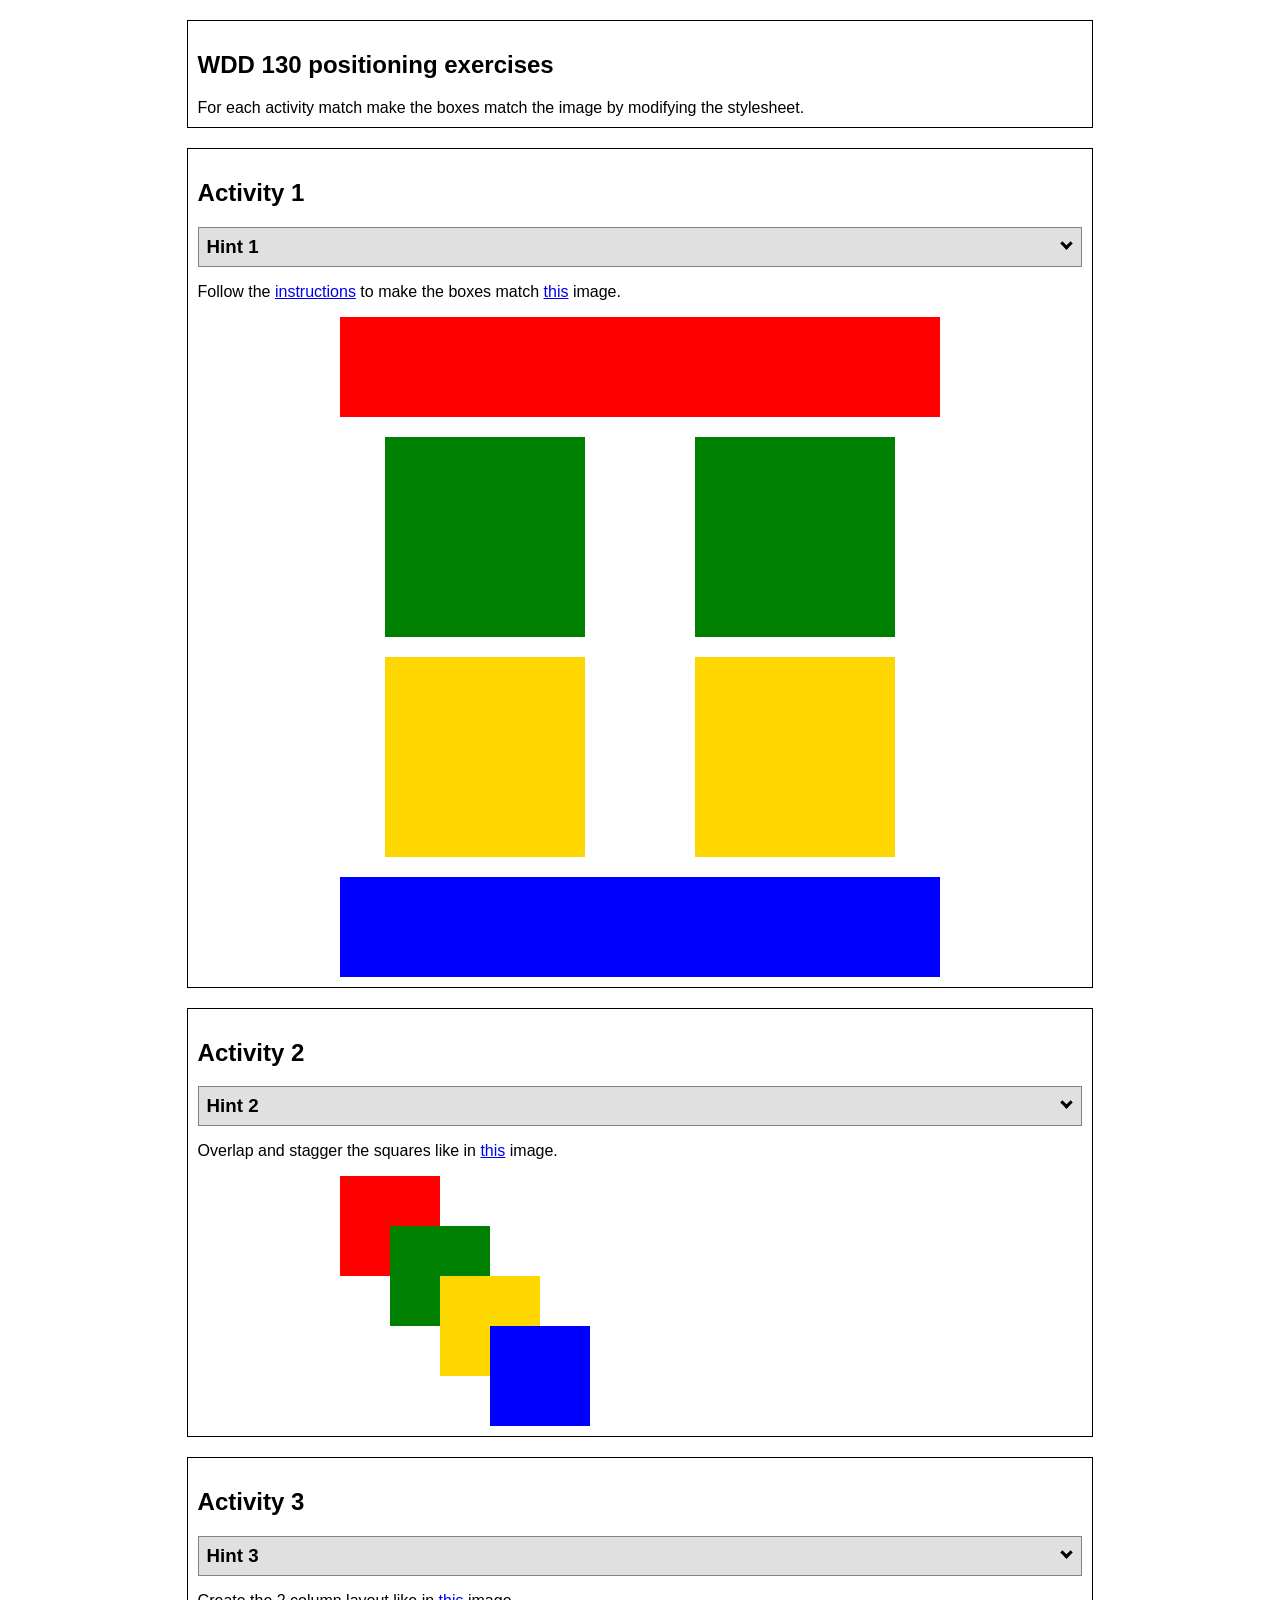
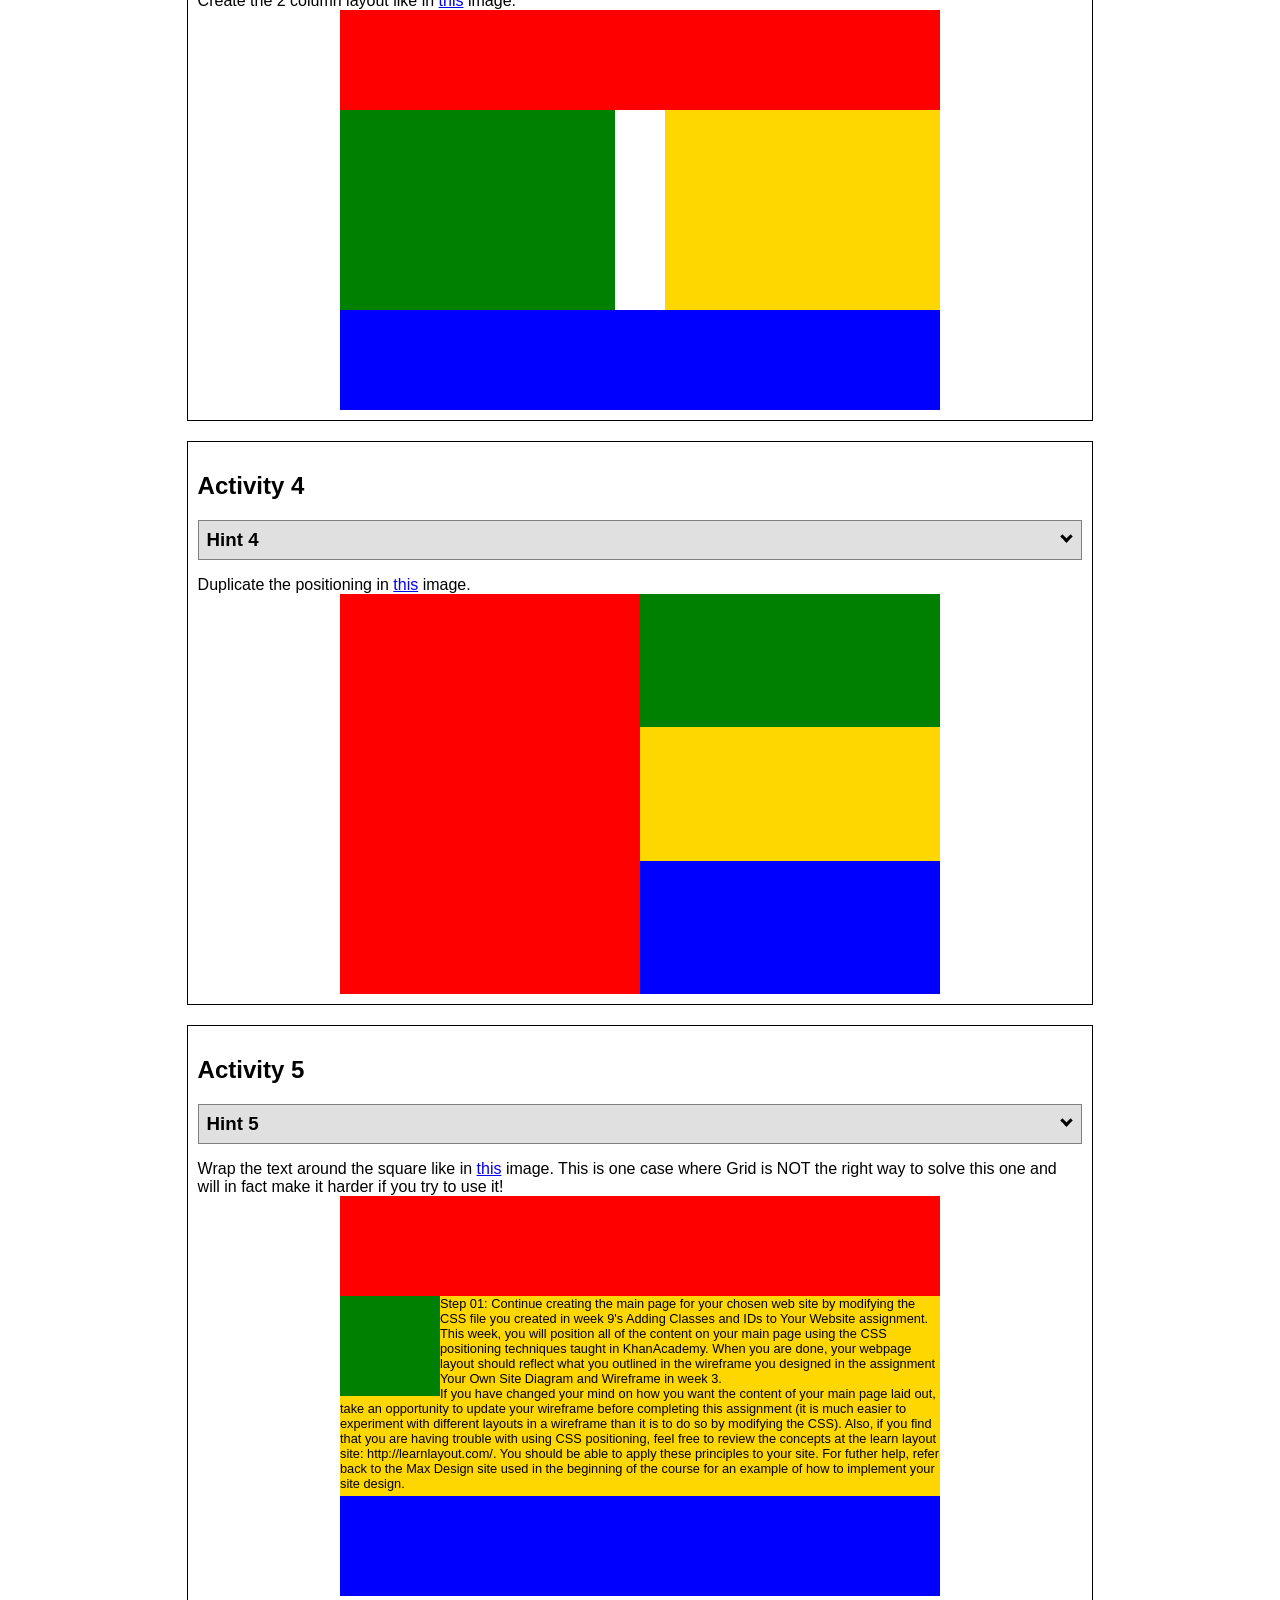
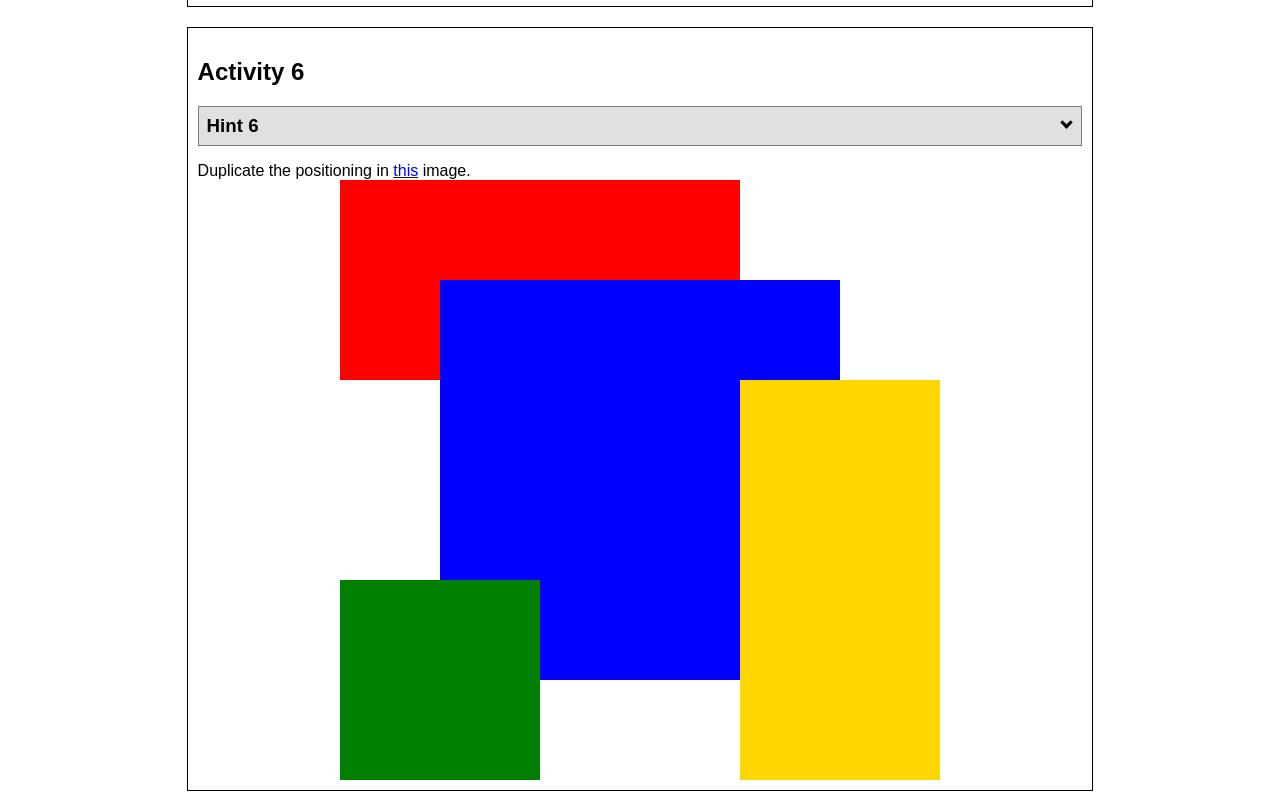
<file: positioning.html>
<!DOCTYPE html>
<html lang="en">
  <head>
    <!-- HTML - Name: positioning.html -->
    <title>Positioning Activity</title>
    <link rel="stylesheet" type="text/css" href="positionstyles.css" />
  </head>
  <body>
    <div class="activity">
      <h2>WDD 130 positioning exercises</h2>
      For each activity match make the boxes match the image by modifying the stylesheet.</div>
    <div class="activity">
      <h2>Activity 1</h2>
      <section class="hint"><input type="checkbox" ><i></i> <h3>Hint 1</h3><div><p>Check out the <a href="https://byui-wdd.github.io/wdd130/activities/w06-css-positioning.html" target="_blank">activity instructions</a> in Ilearn!</p></div></section>
      <p>Follow the <a href="https://byui-wdd.github.io/wdd130/activities/w06-css-positioning.html" target="_blank">instructions</a> to make the boxes match  <a href="https://byui-wdd.github.io/wdd130/images/example1.png" target="_blank">this</a> image.</p>
      <div class="content1" >
        <div class="red1" ></div>
        <div class="green1" ></div>
        <div class="green1" ></div>
        <div class="yellow1"></div>
        <div class="yellow1"></div>
        <div class="blue1"></div>
      </div>
    </div>
    <div class="activity">
      <h2>Activity 2</h2>
      <section class="hint"><input type="checkbox" > <h3>Hint 2</h3><i></i><div>
      <ul>
      <li>grid-template-columns: 50px 50px 50px 50px 50px </li></ul></div></section>
      <p>Overlap and stagger the squares like in <a href="https://byui-wdd.github.io/wdd130/images/example2.png" target="_blank">this</a> image.</p>
      <div class="content2" >
        <div class="red2" ></div>
        <div class="green2" ></div>
        <div class="yellow2"></div>
        <div class="blue2"></div>
      </div>
    </div>
    <div class="activity">
      <h2>Activity 3</h2>
      <section class="hint"><input type="checkbox" > <h3>Hint 3</h3><i></i><div><p>This one is going to be best solved with CSS Grid. Remember to make the boxes the right width first...then start moving them around. </p><h4>Properties used:</h4><ul><li>display:grid;</li><li>grid-template-columns:</li><li>grid-column-gap:</li>
        <li>grid-column:</li>  </ul></div></section>
      Create the 2 column layout like in <a href="https://byui-wdd.github.io/wdd130/images/example3.png" target="_blank">this</a>  image.
      <div class="content3" >
        <div class="red3" ></div>
        <div class="green3" ></div>
        <div class="yellow3"></div>
        <div class="blue3"></div>
      </div>
    </div>
    <div class="activity">
      <h2>Activity 4</h2>
      <section class="hint"><input type="checkbox" > <h3>Hint 4</h3><i></i><div><p>For the others we have been primarily concerned with width. For this one you will need to adjust height as well. </p><h4>Properties used:</h4><ul><li>display:grid;</li><li>grid-template-columns:</li><li>grid-row:</li></ul></div></section>
      Duplicate the positioning in <a href="https://byui-wdd.github.io/wdd130/images/example4.png" target="_blank">this</a> image. 
      <div class="content4" >
        <div class="red4" ></div>
        <div class="green4" ></div>
        <div class="yellow4"></div>
        <div class="blue4"></div>
      </div>
    </div>

    <div class="activity">
      <h2>Activity 5</h2>
      <section class="hint"><input type="checkbox" > <h3>Hint 5</h3><i></i><div><p>Grid is <strong>not</strong> the right way to do this.  In fact there is only one way to really do that...and that is with float. Remember that we float the thing we want the text to wrap around.  Also remember to start by making all the shapes the right size and shape.</p><h4>Properties used:</h4><ul><li>float: left;</li></ul></div></section>
      Wrap the text around the square like in <a href="https://byui-wdd.github.io/wdd130/images/example5.png" target="_blank">this</a> image. This is one case where Grid is NOT the right way to solve this one and will in fact make it harder if you try to use it!
      <div class="content5" >
        <div class="red5" ></div>
        <div class="green5" ></div>
        <div class="yellow5">Step 01: Continue creating the main page for your chosen web site by modifying the CSS file you created in week 9's Adding Classes and IDs to Your Website assignment. This week, you will position all of the content on your main page using the CSS positioning techniques taught in KhanAcademy. When you are done, your webpage layout should reflect what you outlined in the wireframe you designed in the assignment Your Own Site Diagram and Wireframe in week 3. <br />
          If you have changed your mind on how you want the content of your main page laid out, take an opportunity to update your wireframe before completing this assignment (it is much easier to experiment with different layouts in a wireframe than it is to do so by modifying the CSS). Also, if you find that you are having trouble with using CSS positioning, feel free to review the concepts at the learn layout site: http://learnlayout.com/. You should be able to apply these principles to your site. For futher help, refer back to the Max Design site used in the beginning of the course for an example of how to implement your site design.</div>
        <div class="blue5"></div>
      </div>
    </div>
    <div class="activity">
      <h2>Activity 6</h2>
      <section class="hint"><input type="checkbox" > <h3>Hint 6</h3><i></i><div><p>This one is all about visualizing the grid behind the layout. If you are having a hard time doing that first: all the sizes are even multiples of 100, and second here is another example with the lines drawn: <a href="https://byui-wdd.github.io/wdd130/images/example6-hint.png" target="_blank">example 6 with lines</a>. For this one you will find it easiest if you use px for the column width. You can also use <kbd>z-index</kbd> to control the element layering.    </p><h4>Properties used:</h4><ul><li>display:grid;</li><li>grid-template-columns:</li><li>grid-column:</li><li>grid-row:</li><li><a href="https://www.w3schools.com/cssref/pr_pos_z-index.asp" target="_blank">z-index:</a></li></ul></div></section>
      Duplicate the positioning in <a href="https://byui-wdd.github.io/wdd130/images/example6.png" target="_blank">this</a> image.
      <div class="content6" >
        <div class="red6" ></div>
        <div class="green6" ></div>
        <div class="yellow6"></div>
        <div class="blue6"></div>
      </div>
    </div>
  </body>
</html>
</file>
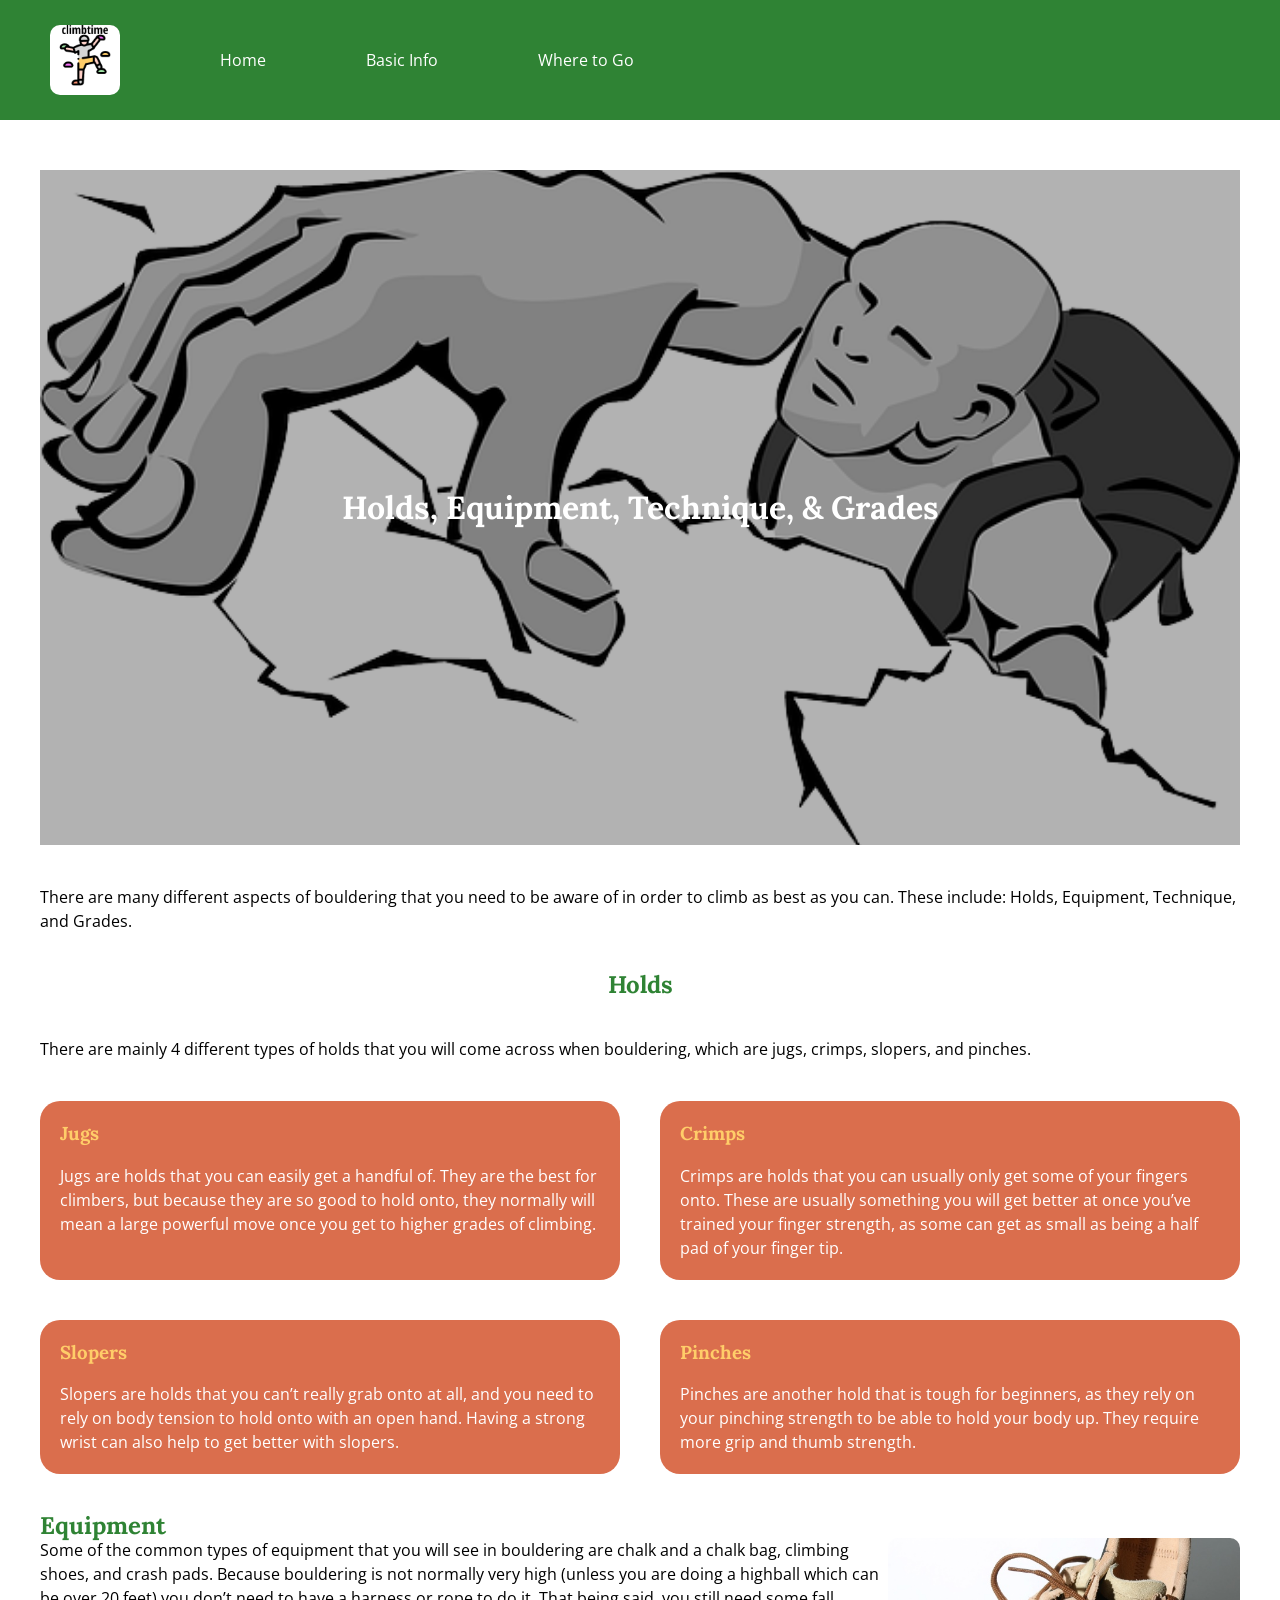
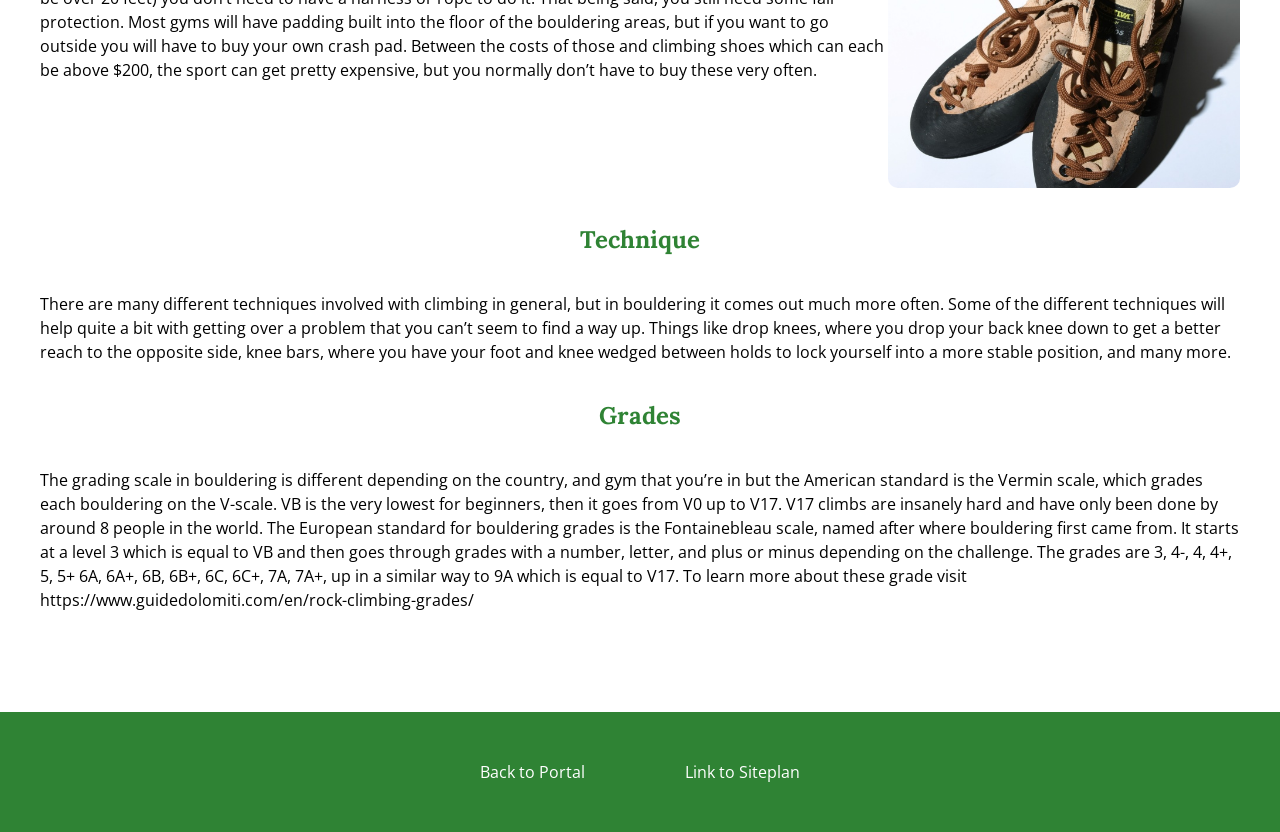
<file: climbtime/info.html>
<!DOCTYPE html>
<html lang="en">
<head>
    <meta charset="UTF-8">
    <meta name="viewport" content="width=device-width, initial-scale=1.0">
    <link type="text/css" rel="stylesheet" href="styles/styles.css">
    <title>Climb Time Info Page</title>
</head>
<body>
    <header>
        <nav>
            <a href="./">
                <img src="assets/logo.png" id="logo" alt="logo for the site with climber drawing">
            </a>
            <a href="./">Home</a>
            <a href="info.html">Basic Info</a>
            <a href="where.html">Where to Go</a>
        </nav>
    </header>
    <main>
        <img class="hero-img" src="assets/crimps.png" alt="clip art of man crimping on a rock">
        <h1 class="hero-title">Holds, Equipment, Technique, & Grades</h1>
        <div id="info-def">
            There are many different aspects of bouldering that you need to be aware of in order to climb as best as you can. These include: Holds, Equipment, Technique, and Grades.
        </div>
        <h2 class="title">Holds</h2>
        <div class="text">There are mainly 4 different types of holds that you will come across when bouldering, which are jugs, crimps, slopers, and pinches.</div>
        <div class="hold-card">
            <h3 class="mini-title">
                Jugs
            </h3>
            <div class="mini-text">Jugs are holds that you can easily get a handful of. They are the best for climbers, but because they are so good to hold onto, they normally will mean a large powerful move once you get to higher grades of climbing.</div>
        </div>
        <div class="hold-card">
            <h3 class="mini-title">Crimps</h3>
            <div class="mini-text">Crimps are holds that you can usually only get some of your fingers onto. These are usually something you will get better at once you’ve trained your finger strength, as some can get as small as being a half pad of your finger tip.</div>
        </div>
        <div class="hold-card">
            <h3 class="mini-title">Slopers</h3>
            <div class="mini-text">Slopers are holds that you can’t really grab onto at all, and you need to rely on body tension to hold onto with an open hand. Having a strong wrist can also help to get better with slopers.</div>
        </div>
        <div class="hold-card">
            <h3 class="mini-title">Pinches</h3>
            <div class="mini-text">Pinches are another hold that is tough for beginners, as they rely on your pinching strength to be able to hold your body up. They require more grip and thumb strength.</div>
        </div>
        <div class="equipment-float">
            <h2 class="title">Equipment</h2>
            <div class="pic-container">
                <img id="equipment-img" src="assets/shoes_resized.jpg" alt="picture of climbing shoes">
                <div class="overlay">Example of climbing shoes</div>
            </div> 
            <div class="text">Some of the common types of equipment that you will see in bouldering are chalk and a chalk bag, climbing shoes, and crash pads. Because bouldering is not normally very high (unless you are doing a highball which can be over 20 feet) you don’t need to have a harness or rope to do it. That being said, you still need some fall protection. Most gyms will have padding built into the floor of the bouldering areas, but if you want to go outside you will have to buy your own crash pad. Between the costs of those and climbing shoes which can each be above $200, the sport can get pretty expensive, but you normally don’t have to buy these very often.</div>
            
        </div>
        <h2 class="title">Technique</h2>
        <div class="text">There are many different techniques involved with climbing in general, but in bouldering it comes out much more often. Some of the different techniques will help quite a bit with getting over a problem that you can’t seem to find a way up. Things like drop knees, where you drop your back knee down to get a better reach to the opposite side, knee bars, where you have your foot and knee wedged between holds to lock yourself into a more stable position, and many more.</div>
        <h2 class="title">Grades</h2>
        <div class="text">The grading scale in bouldering is different depending on the country, and gym that you’re in but the American standard is the Vermin scale, which grades each bouldering on the V-scale. VB is the very lowest for beginners, then it goes from V0 up to V17. V17 climbs are insanely hard and have only been done by around 8 people in the world. The European standard for bouldering grades is the Fontainebleau scale, named after where bouldering first came from. It starts at a level 3 which is equal to VB and then goes through grades with a number, letter, and plus or minus depending on the challenge. The grades are 3, 4-, 4, 4+, 5, 5+ 6A, 6A+, 6B, 6B+, 6C, 6C+, 7A, 7A+, up in a similar way to 9A which is equal to V17. To learn more about these grade visit https://www.guidedolomiti.com/en/rock-climbing-grades/</div>
    </main>
    <footer>
        <a href="../">Back to Portal</a>
        <a href="./site-plan.html">Link to Siteplan</a>
    </footer>
</body>
</html>
</file>
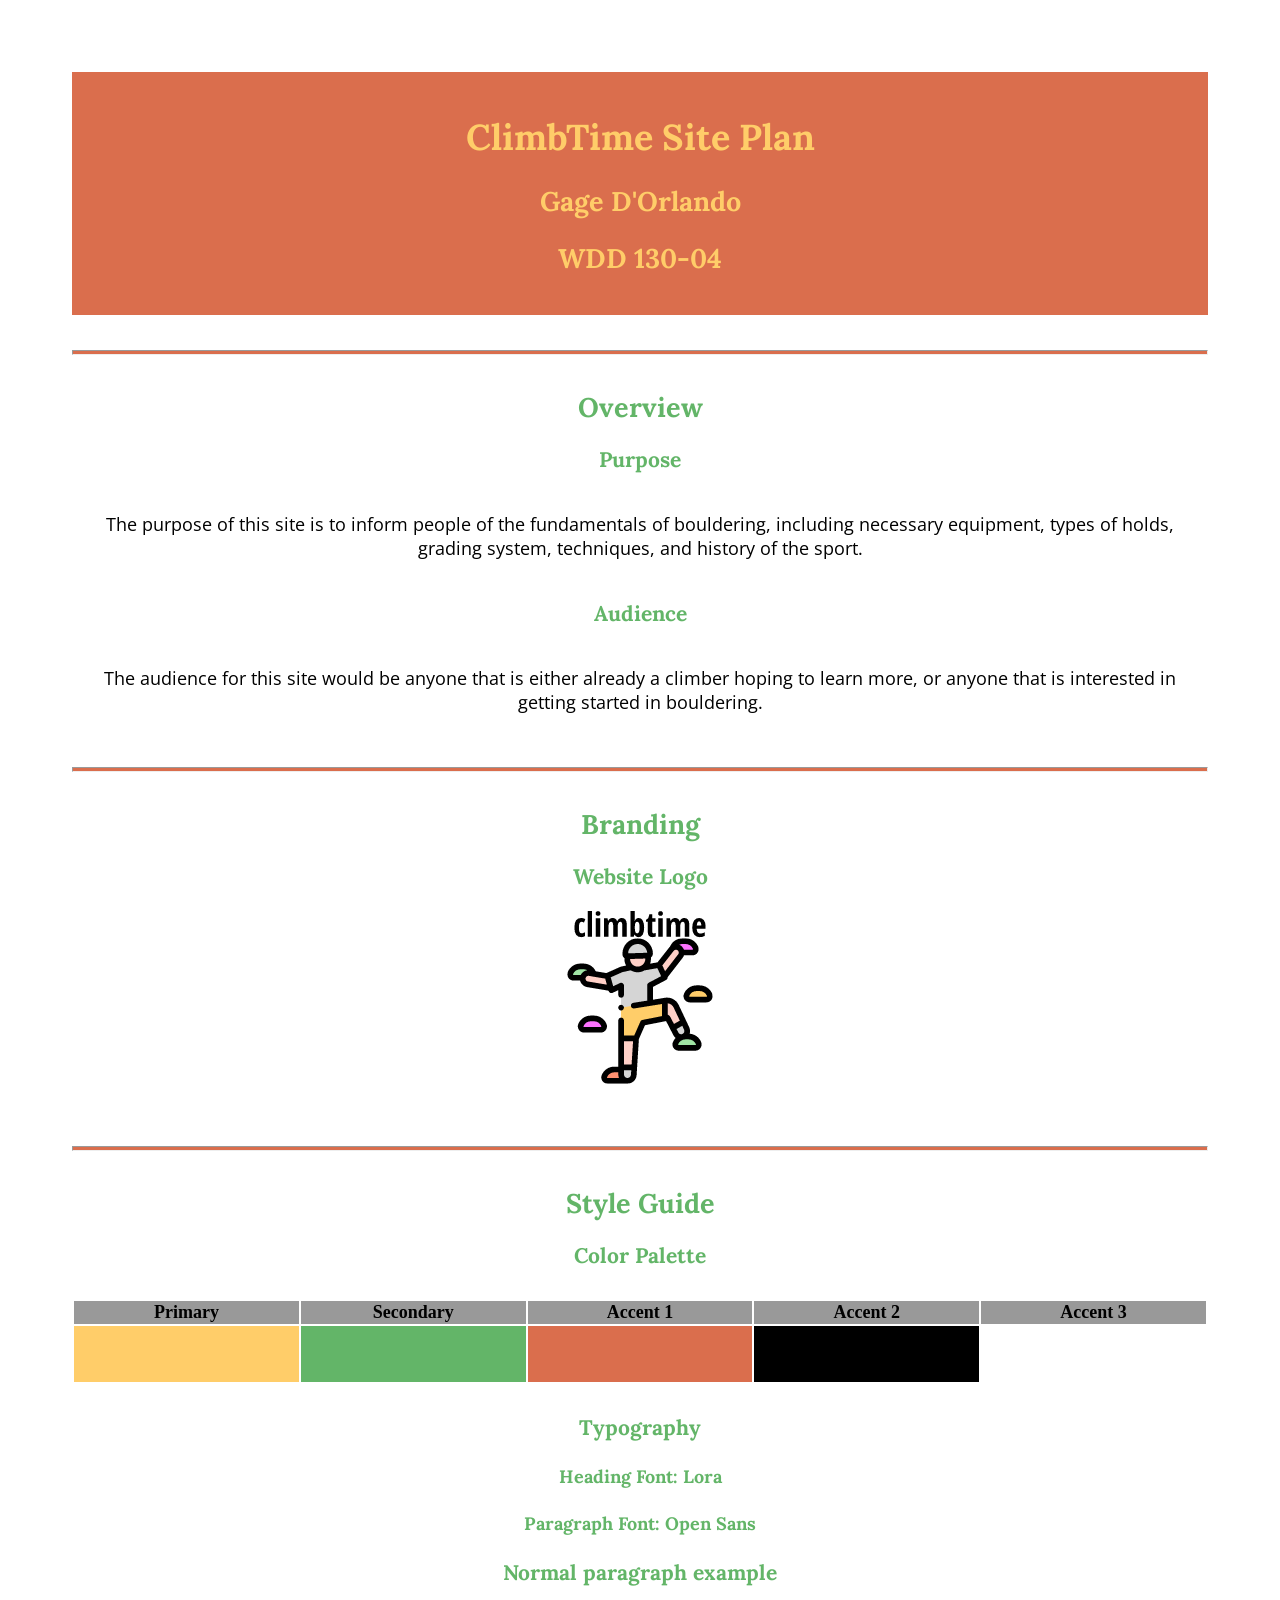
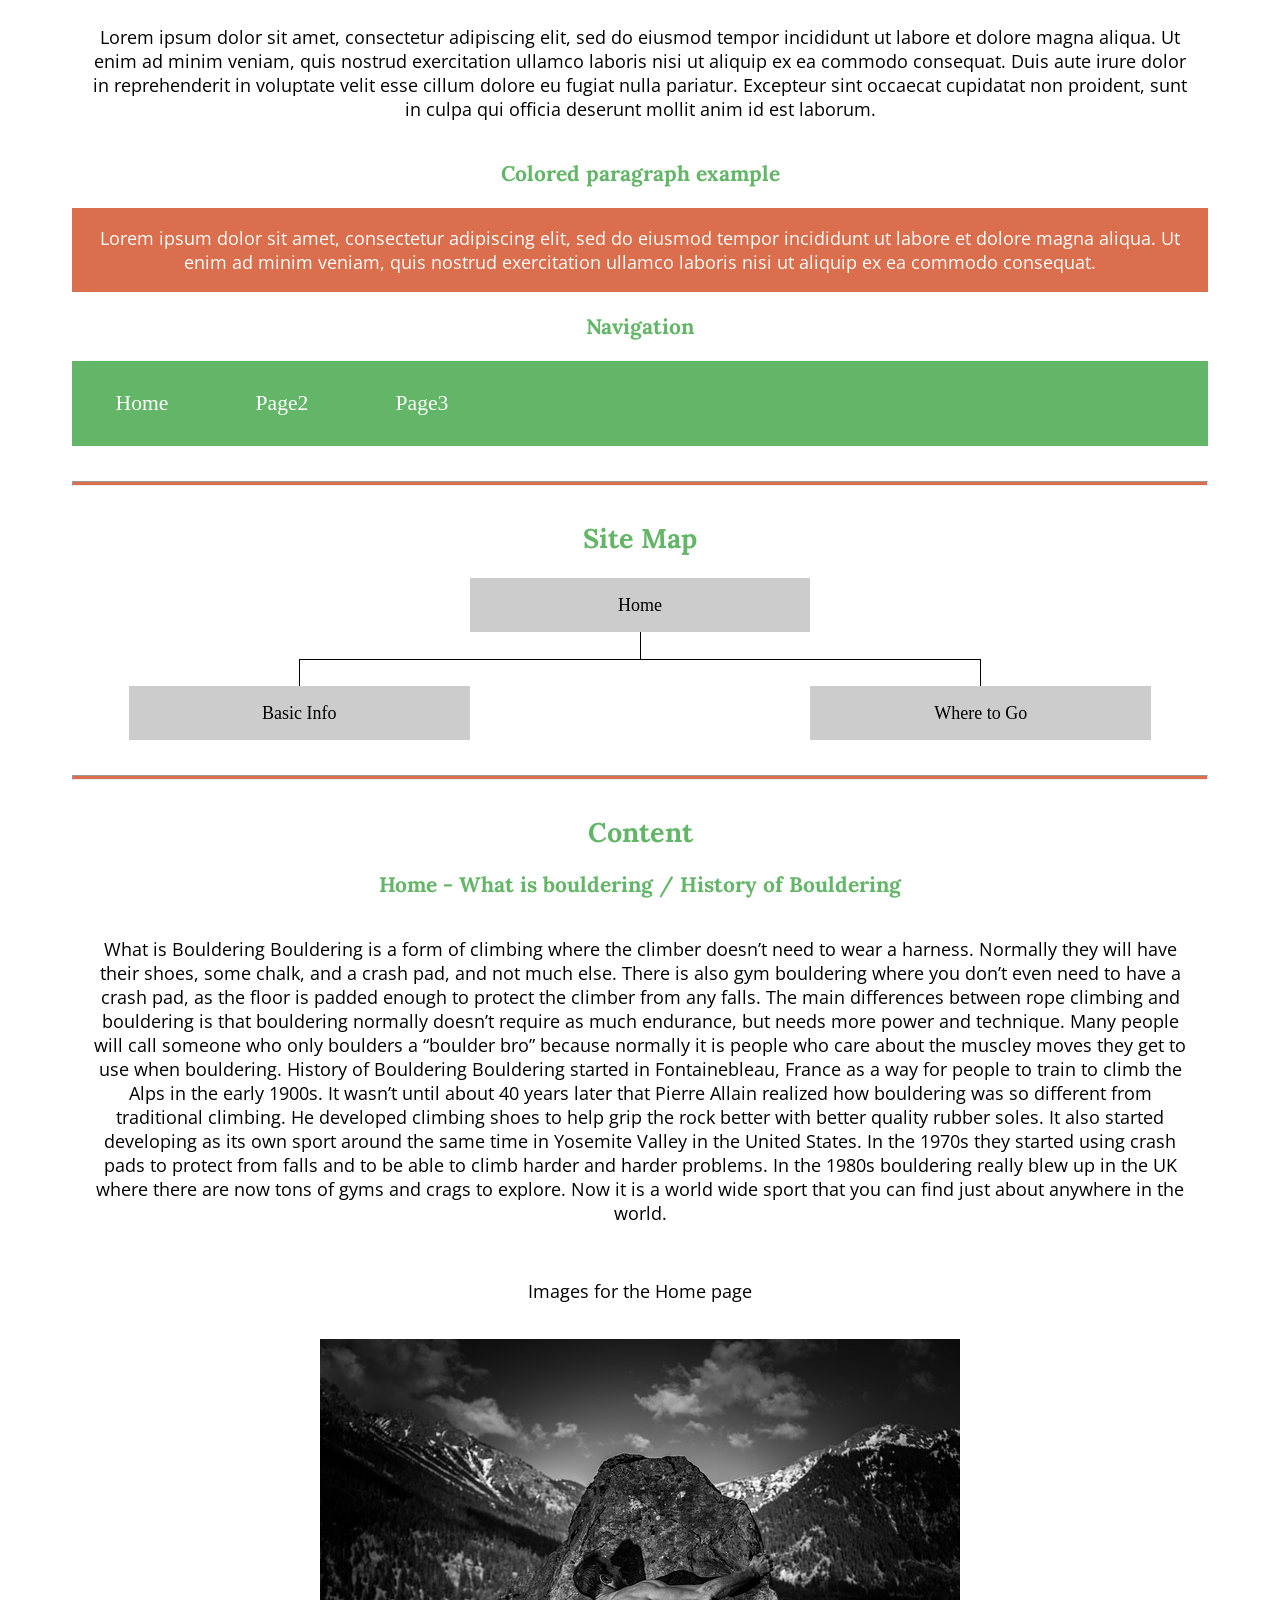
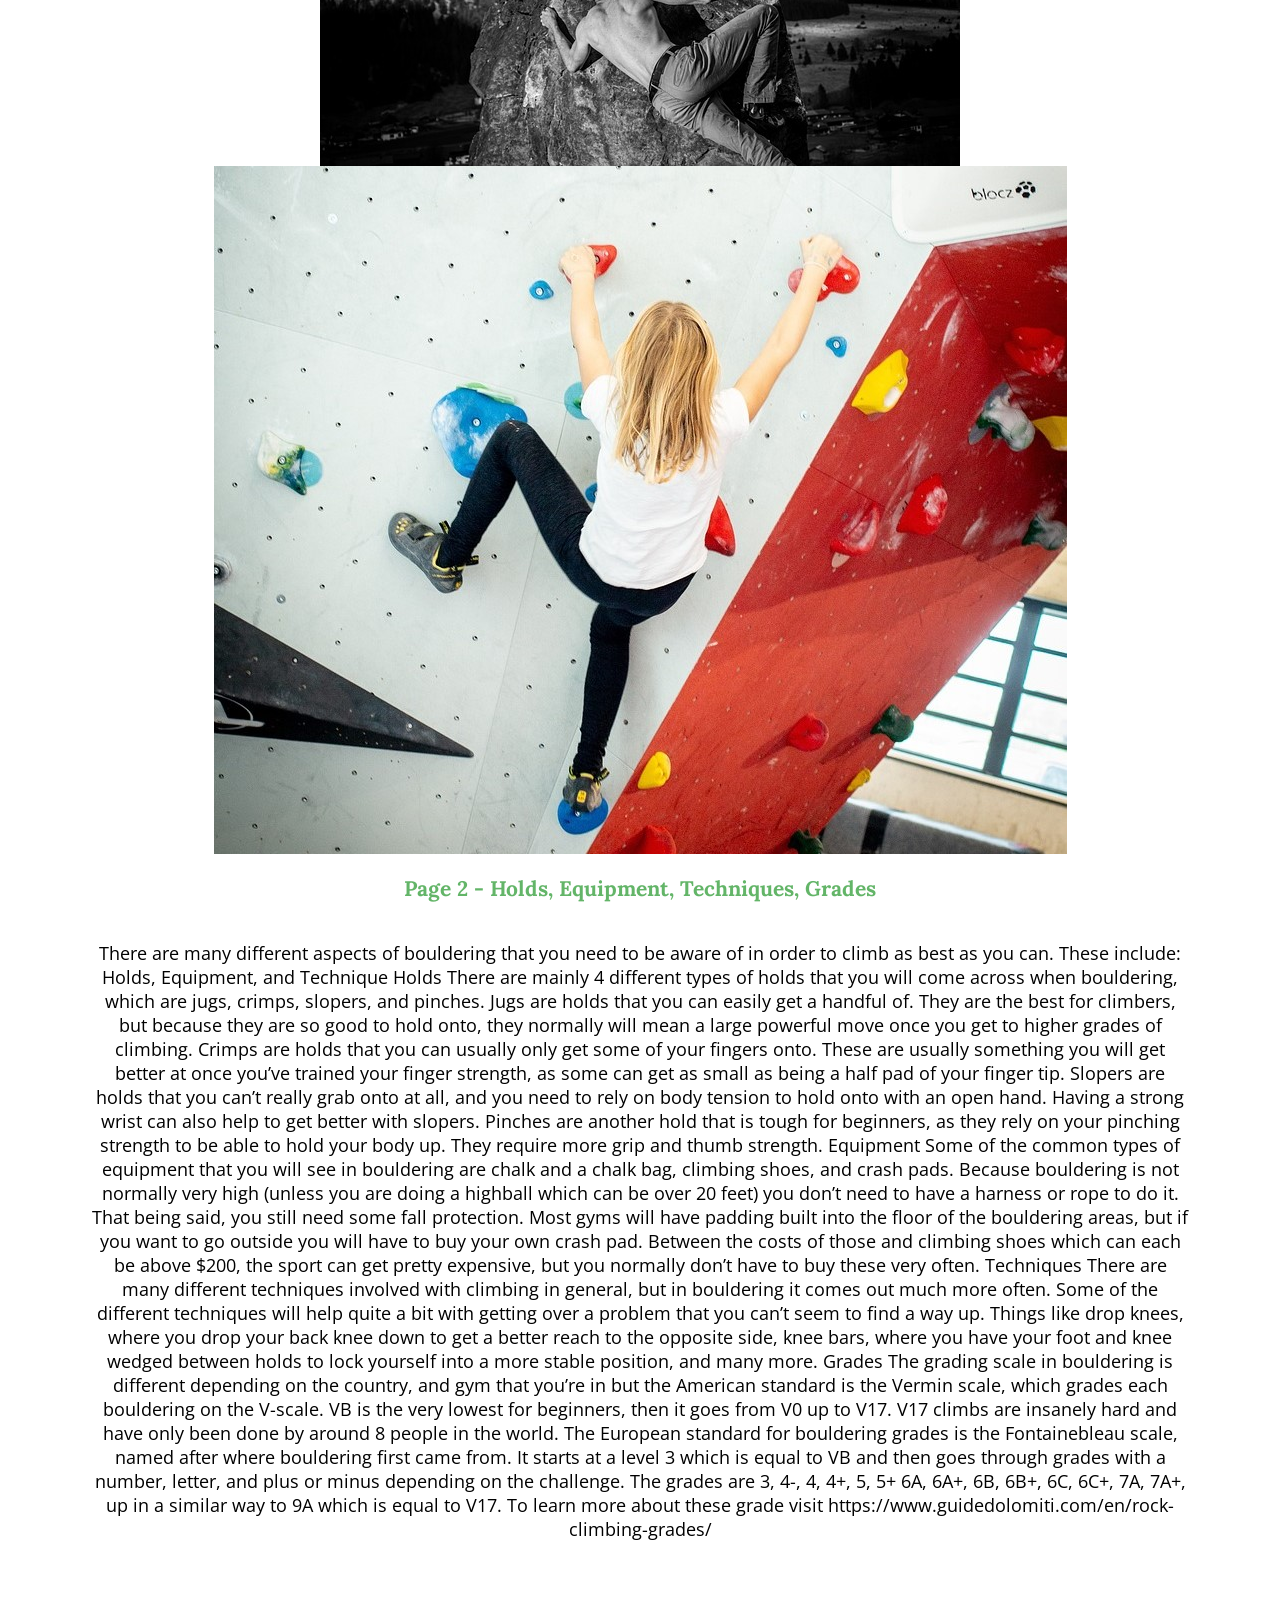
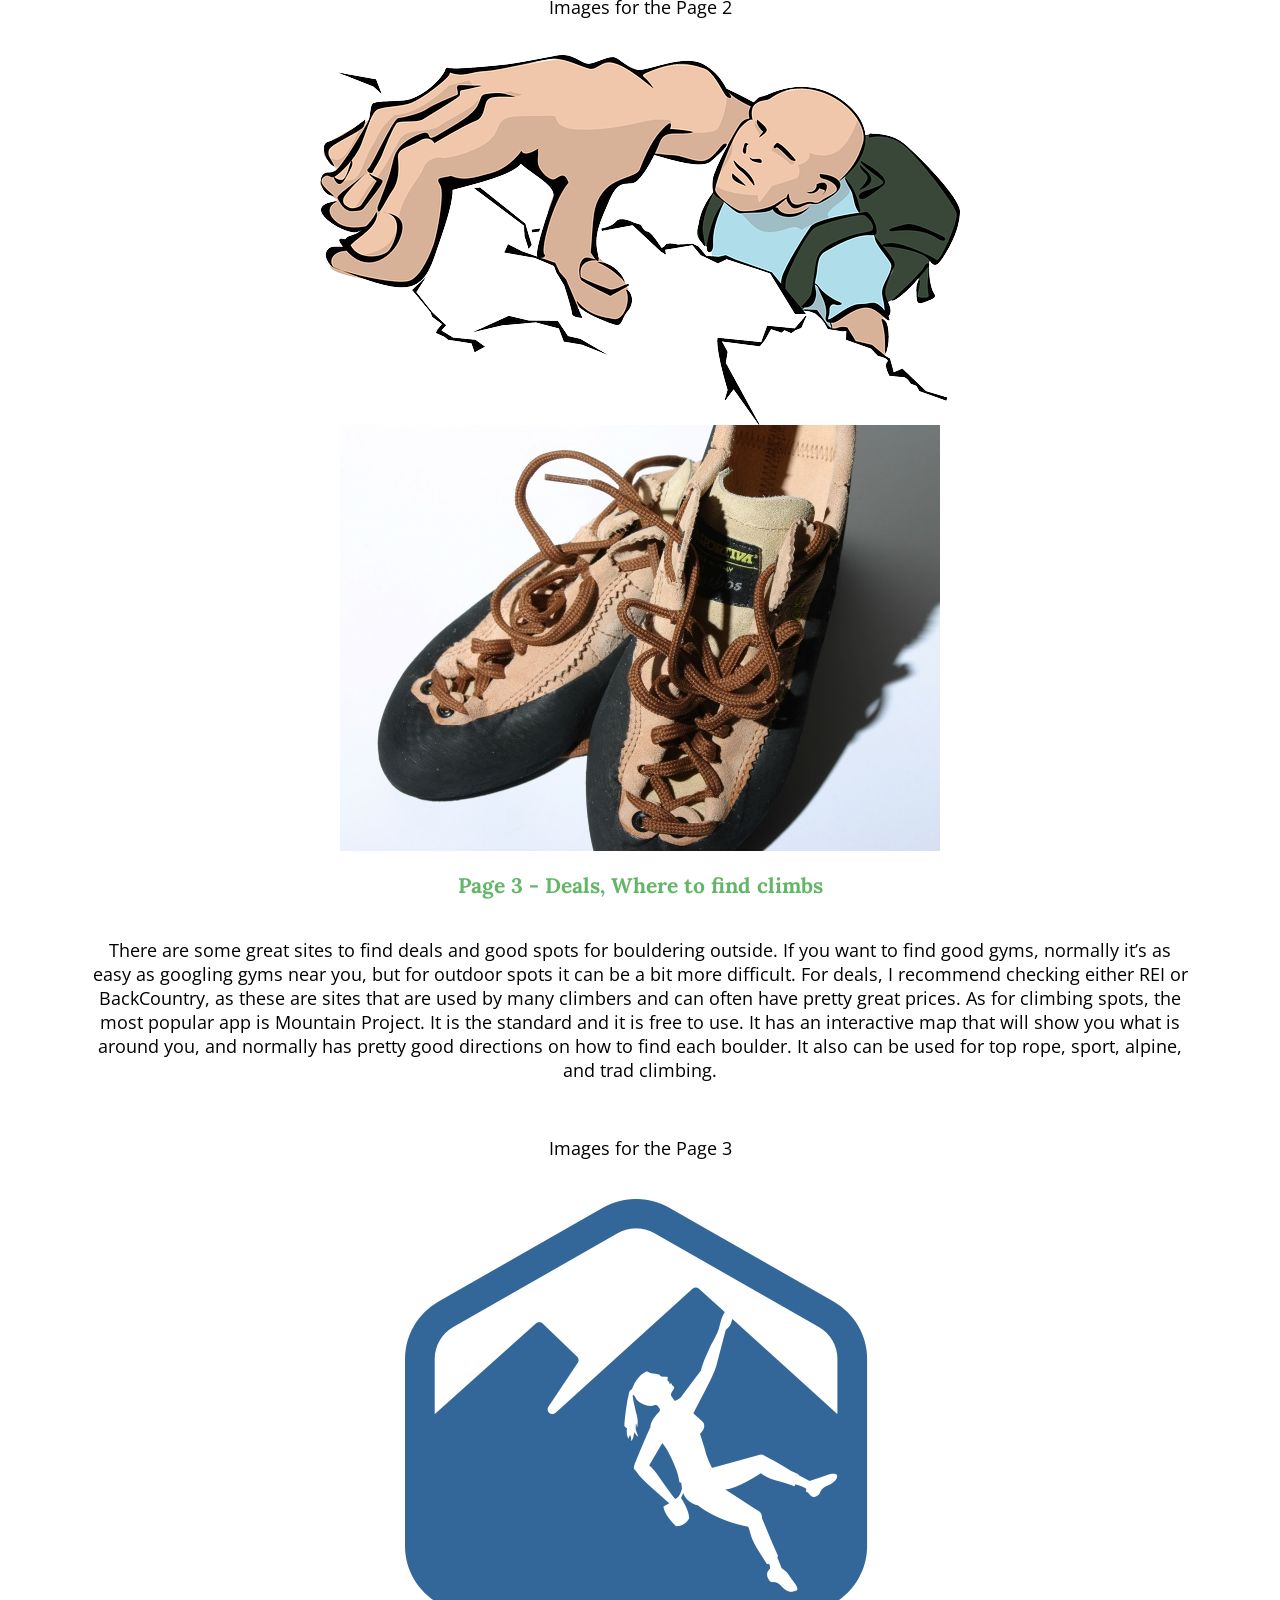
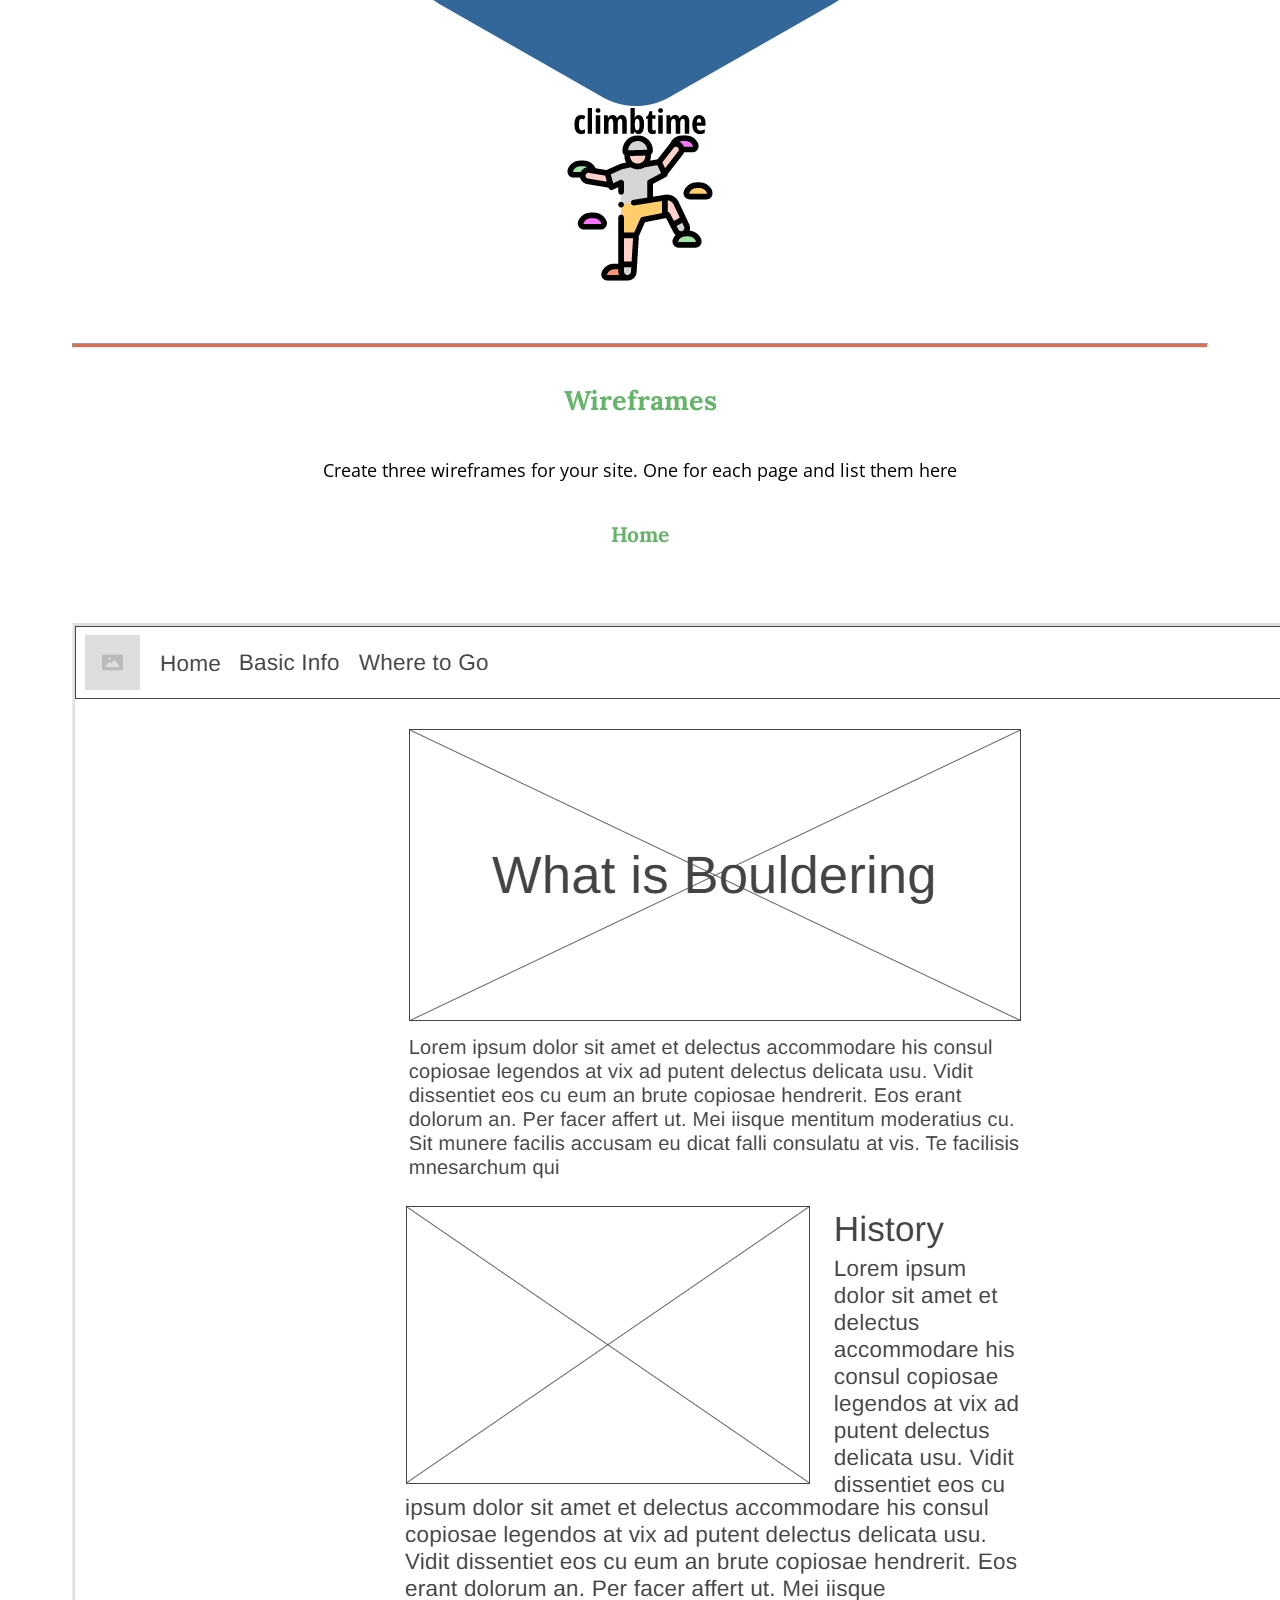
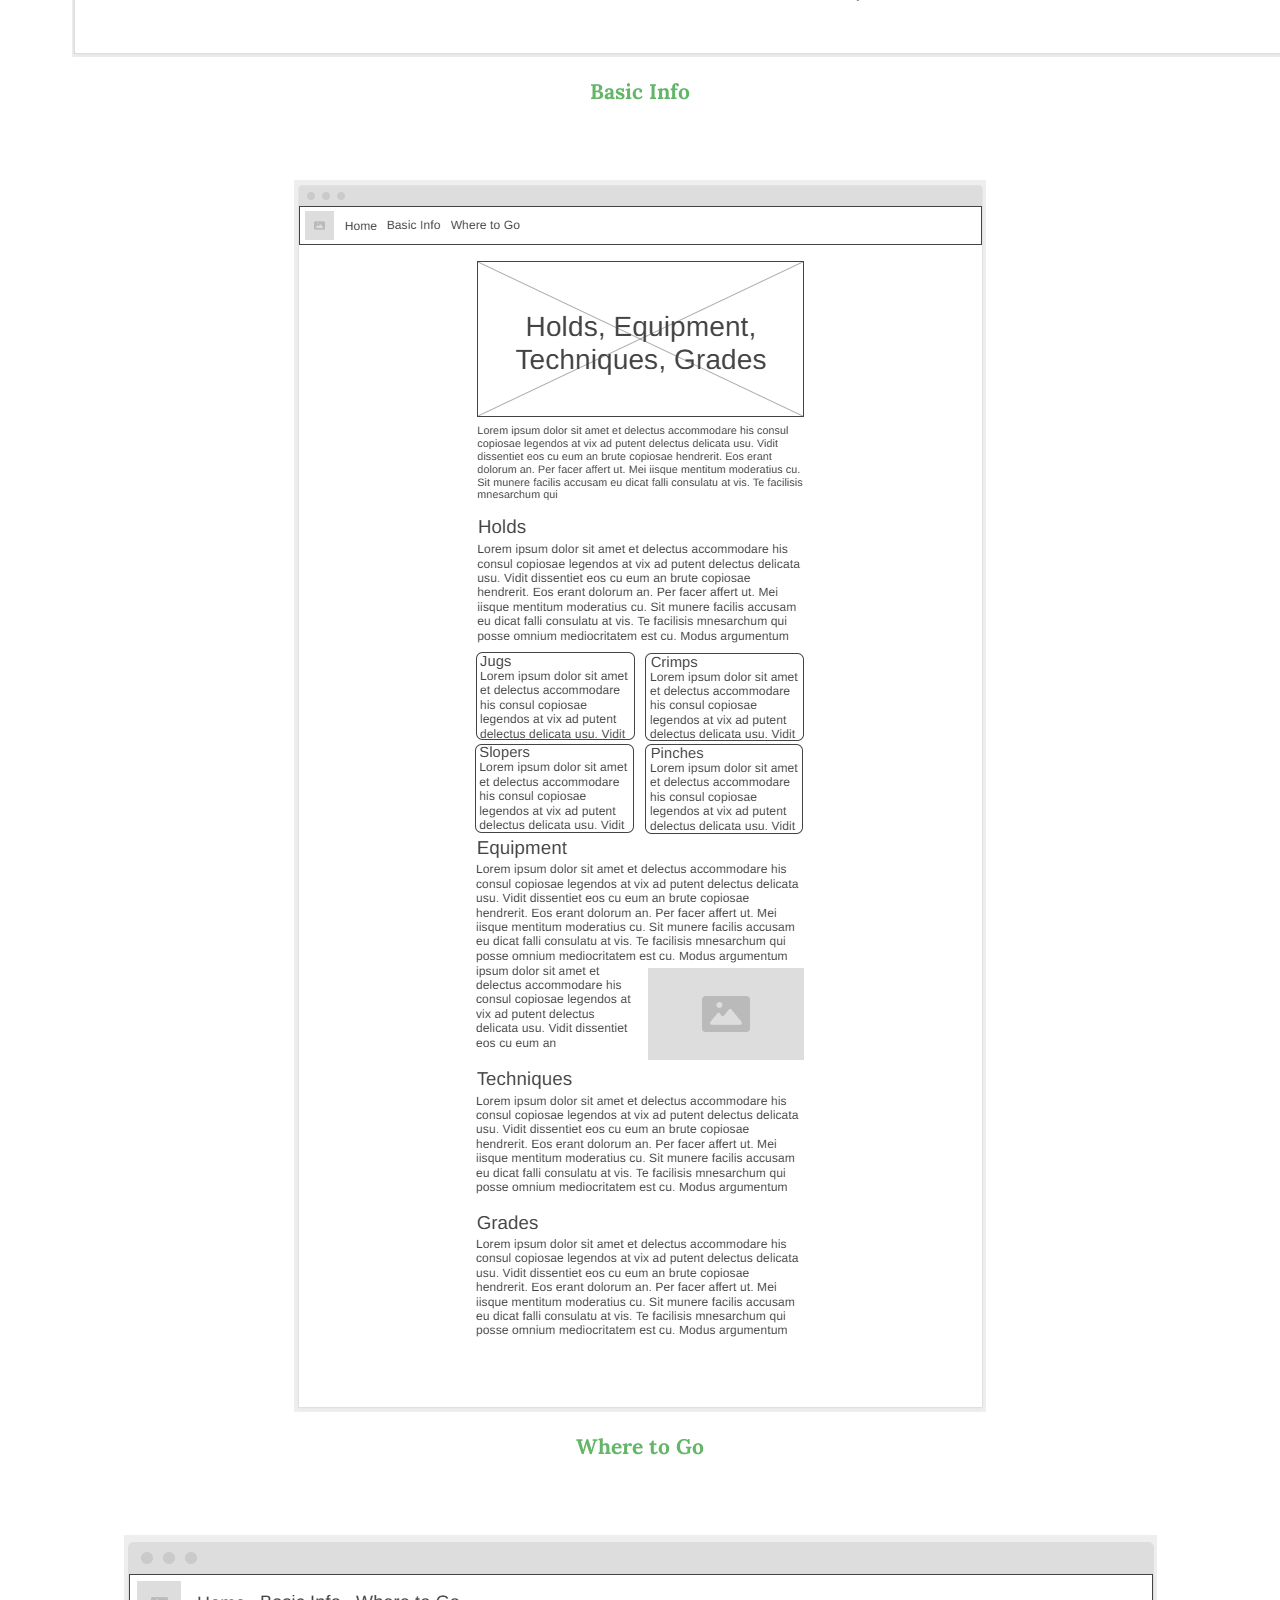
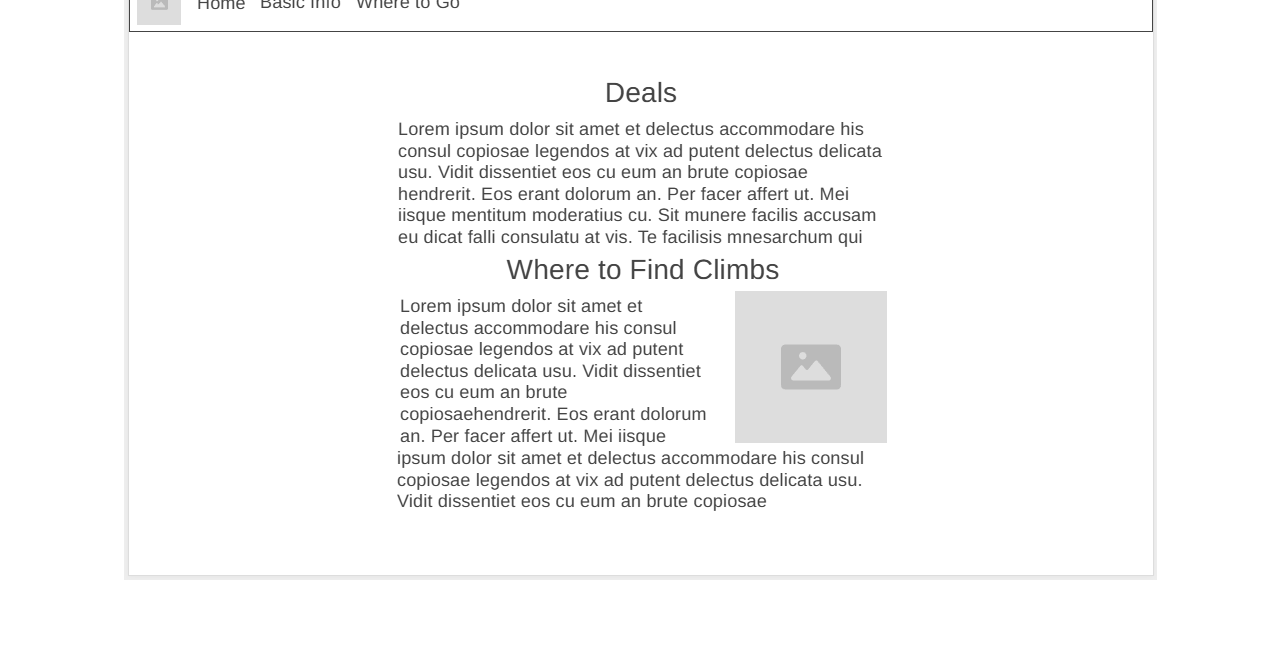
<file: climbtime/site-plan.html>
<!DOCTYPE html>
<html lang="en-us">
    
  <head>
    <meta charset="utf-8">
    <title>Site Plan</title>
    <link type="text/css" rel="stylesheet" href="styles/site-plan.css">
  </head>

  <body>
    <header>
      <h1>ClimbTime Site Plan</h1>
      <h2>Gage D'Orlando</h2>
      <h2>WDD 130-04</h2>
      <!-- In the header above, add the name or your site, your name and class number. For example if you are in section 3 you would put WDD 130.03 -->
    </header>
    <main>

      <!-- ------------------------Steps 2-3------------------------------ -->
      <hr>
      <h2>Overview</h2>
      <h3>Purpose</h3>
      <p>The purpose of this site is to inform people of the fundamentals of bouldering, including necessary equipment, types of holds, grading system, techniques, and history of the sport.</p>  <!-- change this -->


      <h3>Audience</h3>
      <p>The audience for this site would be anyone that is either already a climber hoping to learn more, or anyone that is interested in getting started in bouldering.</p>  <!-- change this -->

      <hr>
      <h2>Branding</h2>
      <h3>Website Logo</h3>
      <!-- Replace this with some sort of logo for your site.  A logo can be as simple as the name of your site in a nice font :) -->
      <img src="assets/logo.png" alt="Logo image">
      <hr>
      <h2>
        Style Guide
      </h2>

      <!-- ------------------------Steps 4-8------------------------------ -->

      <h3>
        Color Palette
      </h3>
      <!--  The colors you choose for a website are one of the most important decisions you will make. Follow the instructions on the activity in iLearn. You should have at least 2 colors but do not have to fill in all 4 if you do not need them.  -->

      <table class="colors">
        <tr><th>Primary</th><th>Secondary</th><th>Accent 1</th><th>Accent 2</th><th>Accent 3</th></tr>
        <!-- Switch to the site-plan.css file and change your colors there. -->
        <tr><td class="primary"></td><td class="secondary"></td><td class="accent1"></td><td class="accent2"></td><td class="accent3"></td></tr>
      </table>

      <!-- ------------------------Step 9------------------------------ -->

      <h3>
        Typography
      </h3>
      <!-- Choose a font for your paragraphs (body copy) and headlines. What font(s) have you chosen? Why did you choose what you did?  Make sure to review the list of web safe fonts at W3Schools.org as a starting point.  Think also about which of your colors above you might use for background and font colors. -->

      <h4>
        Heading Font: Lora  <!-- change this -->
      </h4>
      <h4>
        Paragraph Font: Open Sans  <!-- change this -->
      </h4>
      <h3>
        Normal paragraph example
      </h3>
      <p>
        Lorem ipsum dolor sit amet, consectetur adipiscing elit, sed do eiusmod tempor incididunt ut labore et dolore magna aliqua. Ut enim ad minim veniam, quis nostrud exercitation ullamco laboris nisi ut aliquip ex ea commodo consequat. Duis aute irure dolor in reprehenderit in voluptate velit esse cillum dolore eu fugiat nulla pariatur. Excepteur sint occaecat cupidatat non proident, sunt in culpa qui officia deserunt mollit anim id est laborum.
      </p>
      <h3>
        Colored paragraph example
      </h3>
      <p class="colored">
        Lorem ipsum dolor sit amet, consectetur adipiscing elit, sed do eiusmod tempor incididunt ut labore et dolore magna aliqua. Ut enim ad minim veniam, quis nostrud exercitation ullamco laboris nisi ut aliquip ex ea commodo consequat. 
      </p>

      <!-- ------------------------Step 10------------------------------ -->

      <h3>
        Navigation
      </h3>
      <!-- Think about how you want your navigation bar to look. In the site-plan.css file change the colors to your colors to get the look you desire. --> 
      <nav>
        <a href="#">Home</a>
        <a href="#">Page2</a>
        <a href="#">Page3</a>
      </nav>
      <hr>
      <h2>
        Site Map
      </h2>
      <div class="sitemap">
        <div class="sm-home">
          Home
        </div>
        <div class="sm-page2">
          Basic Info <!-- change this -->
        </div>
        <div class="sm-page3">
          Where to Go  <!-- change this -->
        </div>

        <div class="top">
          &nbsp;
        </div>
        <div class="left">
          &nbsp;
        </div>
        <div class="right">
          &nbsp;
        </div>

      </div>

      <!-- --------Content Section -------------- -->
      <hr>
      <h2>
        Content
      </h2>
      <h3>Home - What is bouldering / History of Bouldering</h3>
      <p>
        What is Bouldering
Bouldering is a form of climbing where the climber doesn’t need to wear a harness. Normally they will have their shoes, some chalk, and a crash pad, and not much else. There is also gym bouldering where you don’t even need to have a crash pad, as the floor is padded enough to protect the climber from any falls. The main differences between rope climbing and bouldering is that bouldering normally doesn’t require as much endurance, but needs more power and technique. Many people will call someone who only boulders a “boulder bro” because normally it is people who care about the muscley moves they get to use when bouldering.
History of Bouldering
Bouldering started in Fontainebleau, France as a way for people to train to climb the Alps in the early 1900s. It wasn’t until about 40 years later that Pierre Allain realized how bouldering was so different from traditional climbing. He developed climbing shoes to help grip the rock better with better quality rubber soles. It also started developing as its own sport around the same time in Yosemite Valley in the United States. In the 1970s they started using crash pads to protect from falls and to be able to climb harder and harder problems. In the 1980s bouldering really blew up in the UK where there are now tons of gyms and crags to explore. Now it is a world wide sport that you can find just about anywhere in the world.
      </p>
      <p>Images for the Home page</p>
        <img src="assets/bouldering.jpg" alt="image for homepage">
        <img src="assets/indoor.jpg" alt="image for homepage">

      </ul>
      <h3>Page 2 -  Holds, Equipment, Techniques, Grades</h3>
      <p>
        There are many different aspects of bouldering that you need to be aware of in order to climb as best as you can. These include: Holds, Equipment, and Technique

Holds
There are mainly 4 different types of holds that you will come across when bouldering, which are jugs, crimps, slopers, and pinches.
Jugs are holds that you can easily get a handful of. They are the best for climbers, but because they are so good to hold onto, they normally will mean a large powerful move once you get to higher grades of climbing.
Crimps are holds that you can usually only get some of your fingers onto. These are usually something you will get better at once you’ve trained your finger strength, as some can get as small as being a half pad of your finger tip.
Slopers are holds that you can’t really grab onto at all, and you need to rely on body tension to hold onto with an open hand. Having a strong wrist can also help to get better with slopers.
Pinches are another hold that is tough for beginners, as they rely on your pinching strength to be able to hold your body up. They require more grip and thumb strength.

Equipment
Some of the common types of equipment that you will see in bouldering are chalk and a chalk bag, climbing shoes, and crash pads. Because bouldering is not normally very high (unless you are doing a highball which can be over 20 feet) you don’t need to have a harness or rope to do it. That being said, you still need some fall protection. Most gyms will have padding built into the floor of the bouldering areas, but if you want to go outside you will have to buy your own crash pad. Between the costs of those and climbing shoes which can each be above $200, the sport can get pretty expensive, but you normally don’t have to buy these very often.

Techniques
There are many different techniques involved with climbing in general, but in bouldering it comes out much more often. Some of the different techniques will help quite a bit with getting over a problem that you can’t seem to find a way up. Things like drop knees, where you drop your back knee down to get a better reach to the opposite side, knee bars, where you have your foot and knee wedged between holds to lock yourself into a more stable position, and many more.

Grades
The grading scale in bouldering is different depending on the country, and gym that you’re in but the American standard is the Vermin scale, which grades each bouldering on the V-scale. VB is the very lowest for beginners, then it goes from V0 up to V17. V17 climbs are insanely hard and have only been done by around 8 people in the world. The European standard for bouldering grades is the Fontainebleau scale, named after where bouldering first came from. It starts at a level 3 which is equal to VB and then goes through grades with a number, letter, and plus or minus depending on the challenge. The grades are 3, 4-, 4, 4+, 5, 5+ 6A, 6A+, 6B, 6B+, 6C, 6C+, 7A, 7A+, up in a similar way to 9A which is equal to V17. To learn more about these grade visit https://www.guidedolomiti.com/en/rock-climbing-grades/
      </p>
      <p>Images for the Page 2</p>
        <img src="assets/crimps.png" alt="image for page">
        <img src="assets/shoes_resized.jpg" alt="image for page">

      </ul>
      <h3>Page 3 - Deals, Where to find climbs</h3>
      <p>
        There are some great sites to find deals and good spots for bouldering outside. If you want to find good gyms, normally it’s as easy as googling gyms near you, but for outdoor spots it can be a bit more difficult. 

        For deals, I recommend checking either REI or BackCountry, as these are sites that are used by many climbers and can often have pretty great prices. 
        As for climbing spots, the most popular app is Mountain Project. It is the standard and it is free to use. It has an interactive map that will show you what is around you, and normally has pretty good directions on how to find each boulder. It also can be used for top rope, sport, alpine, and trad climbing.
        
      </p>
      <p>Images for the Page 3</p>
        <img src="assets/mountian_project.png" alt="image for page3">
        <img src="assets/logo.png" alt="image for page3">

      </ul>
      <hr>
      <h2>
        Wireframes
      </h2>
      <p>
        Create three wireframes for your site. One for each page and list them here</p>

      <h3>Home</h3>
      <p>         
      </p>
      <img src="assets/homewire.PNG" alt="home page wireframe">

      <h3>Basic Info</h3>
      <p>         
      </p>
      <img src="assets/knowwire.PNG" alt="page 2 wireframe">

      <h3>Where to Go</h3>
      <p>         
      </p>
      <img src="assets/dealwire.PNG" alt="page 3 wireframe">
    </main>
  </body>

</html>
</file>
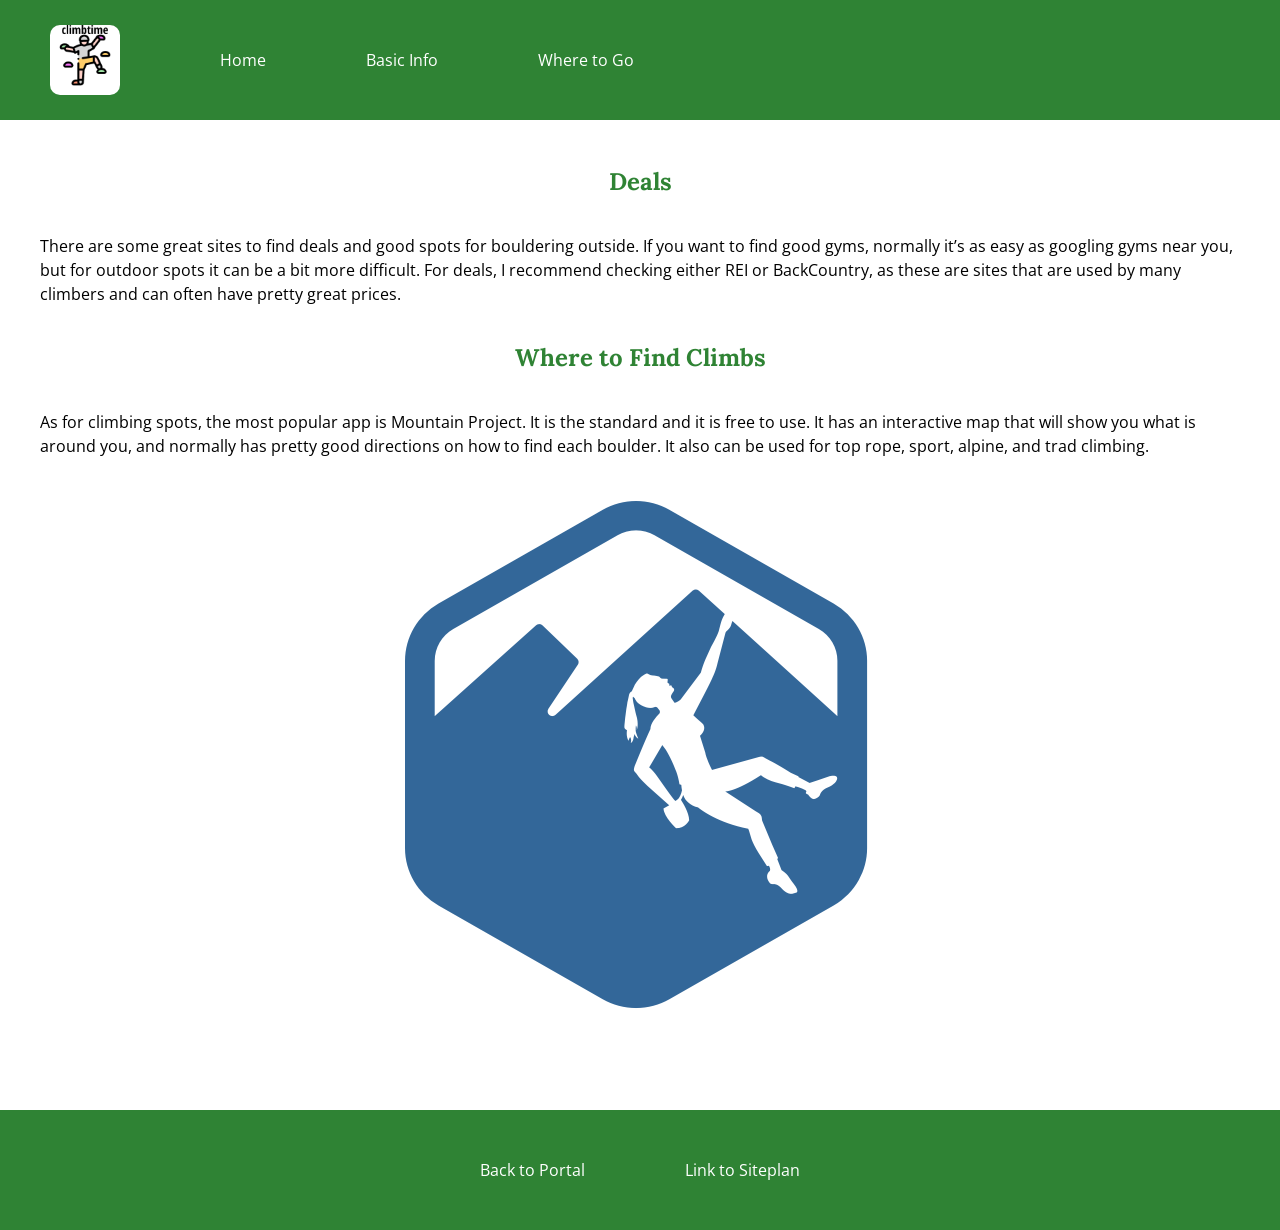
<file: climbtime/where.html>
<!DOCTYPE html>
<html lang="en">
<head>
    <meta charset="UTF-8">
    <meta name="viewport" content="width=device-width, initial-scale=1.0">
    <link type="text/css" rel="stylesheet" href="styles/styles.css">
    <title>Climb Time Where Page</title>
</head>
<body>
    <header>
        <nav>
            <a href="./">
                <img src="assets/logo.png" id="logo">
            </a>
            <a href="./">Home</a>
            <a href="info.html">Basic Info</a>
            <a href="where.html">Where to Go</a>
        </nav>
    </header>
    <main>
        <h2 class="title">Deals</h2>
        <div class="text">There are some great sites to find deals and good spots for bouldering outside. If you want to find good gyms, normally it’s as easy as googling gyms near you, but for outdoor spots it can be a bit more difficult. For deals, I recommend checking either REI or BackCountry, as these are sites that are used by many climbers and can often have pretty great prices.</div>
        <h2 class="title">Where to Find Climbs</h2>
        <div class="text">As for climbing spots, the most popular app is Mountain Project. It is the standard and it is free to use. It has an interactive map that will show you what is around you, and normally has pretty good directions on how to find each boulder. It also can be used for top rope, sport, alpine, and trad climbing.</div>
        <img id="mountain-project" src="assets/mountian_project.png">
    </main>
    <footer>
        <a href="../">Back to Portal</a>
        <a href="./site-plan.html">Link to Siteplan</a>
    </footer>
</body>
</html>
</file>
<file: climbtime/styles/styles.css>
@import url('https://fonts.googleapis.com/css2?family=Lora:ital,wght@0,400..700;1,400..700&family=Open+Sans:ital,wght@0,300..800;1,300..800&display=swap');

:root {
    --primary-color: #FFCD69   ;
    --secondary-color: #2f8334 ;
    --accent1-color: #da6e4d;
    --accent2-color: black;
    --accent3-color: white;
}

body{
    margin:0;
    font-family: 'Open Sans', sans-serif;
    line-height: 1.5em;
}

#boulder-def{
    grid-column: 1/13;
}

#equipment-img{
    height:100%;
}

.equipment-float{
    grid-column: 1/13;
    display: block;
}

footer{
    display: flex;
    background-color: var(--secondary-color);
    margin-top: 100px;
    height: 120px;
    align-items:center;
    justify-content: center;
}

h1,h2,h3{
    font-family: Lora, serif;
    color:var(--secondary-color)
}

h2{
    margin:0;
    justify-self: left;
    
}


.hero-img{
    
    filter: grayscale(100%);
    grid-column: 1/13;
    grid-row:1/2;
    height:100%;
    width:100%;
    aspect-ratio: 16/9;
    object-fit: cover;
    z-index: 1;
}

.hero-title{
    display: grid;
    grid-column: 1/13;
    grid-row:1/2;
    align-self: center;
    background-color: rgba(0,0,0,.3);
    height:100%;
    width:100%;
    align-items: center;
    justify-items: center;
    color:var(--accent3-color);
    z-index:2;
}

#history-img{
    justify-content:left;
    grid-column: 1/9;
    grid-row:3/6;
    height:100%;
    width:100%;
}
#history-title, #history-text{
    grid-column: 9/13;
    justify-content:right;
}

#history-text{
    grid-row:4/5;
}

#history-title{
    grid-row:3/4;
    height:30px;
}

.hold-card{
    background-color: var(--accent1-color);
    color:var(--accent3-color);
    padding:20px;
    border-radius: 20px;
}

.hold-card .mini-title{
    color:var(--primary-color);
    margin-top: 0;
}

.hold-card:nth-child(even){
    grid-column: 1/7;
}

.hold-card:nth-child(odd){
    grid-column: 7/13;
}

#info-def{
    grid-column: 1/13;
}

#logo{
    width:70px;
    margin:auto;
    align-self: center;
    display: block;
    border-radius: 10px;
}


main{
    display:grid;
    justify-items: center;
    max-width:1200px;
    margin:auto;
    grid-template-columns: repeat(12,1fr);
    gap:40px;
}

#mountain-project{
    grid-column: 1/13;
}

nav{
    background-color: var(--secondary-color);
    height:120px;
    display:flex;
    align-items: center;
    margin-bottom: 50px;
}

nav a, footer a{
    box-sizing: border-box;
    text-decoration: none;
    color: var(--accent3-color);
    padding:20px 50px;
    display:flex;
    justify-content: center;
    align-items: center;
    height:100%;
}

nav a:hover, footer a:hover{
    color: var(--primary-color);
    background-color: var(--accent1-color);
}

.overlay {
    position: absolute;
    top: 0;
    bottom: 0;
    left: 0;
    right: 0;
    height: 100%;
    width: 100%;
    opacity: 0;
    transition: .5s ease;
    background-color: rgba(0,0,0,.5);
    color:var(--accent3-color);
    display: flex;
    justify-content: center;
    align-items: center;
  }

.pic-container{
    float:right;
    border-radius: 10px;
    overflow: hidden;
    position: relative;
    height:250px;
    
}

.pic-container:hover .overlay {
    opacity: 1;
  }

.title{
    grid-column: 1/13;
    justify-self: center;
}

.text{
    justify-self: left;
    grid-column: 1/13;
}
</file>
<file: wwr/styles/styles.css>
@import url('https://fonts.googleapis.com/css2?family=Gravitas+One&display=swap');

#article1{
    grid-column: 5/10;
}

#article2{
    grid-column: 1/6;
}

#article3{
    grid-column: 5/10;
}

#background{
    background-color: #66B266;
    height: 725px;
    grid-column: 1/11;
    grid-row: 4/9;
}

body{
    background-color: #FFF4C5;
    margin:0;
    padding:0;
    font-family: Arial, Helvetica, sans-serif;
    font-size:22px;
    color:#008BCC;
    text-align: center;
    transition: 2s;
}

.book, .join{
    background-color: #008BCC;
    color: #FFF4C5;
    text-decoration: none;
    font-size: 18px;
    padding: 15px 30px;
    margin-top: 50px;
    border-radius: 5px;
}

.book:hover, .join:hover{
    background-color: #00468B;
    color:#008BCC;
}

button{
    margin-left:.5em;
}

.button{
    padding-left: 90px;
}

.button-box{
    text-align: center;
}

.camping-card{
    grid-column: 5/7;
    grid-row: 2/3;
}

.card-img{
    border: 10px solid #00468B;
    transition: transform .5s;
    box-shadow: 5px 5px 10px #6f7364;
}

.card-img:hover{
    opacity: .6;
    transform: scale(1.1);
}

.card-img, .mountains{
    width:100%;
}

#content{
    max-width: 1600px;
    margin:0 auto;
}

#feedback{
    background-color: antiquewhite;
    position:absolute;
    box-sizing:border-box;
    top:0;
    left:0;
    right:0;
    /* display:none; */
    height:0;
    transition: 2s;
    overflow: hidden;
    vertical-align: middle;
}

footer{
    background-color: #00468B;
    color: #FFF4C5;
    padding: 25px 50px;
    margin-top: 200px;
    display: flex;
    justify-content: space-around;
    align-items: center;
}

footer a{
    color:#66B266;
    text-decoration: none;
}

footer a:hover{
    color:#008BCC;
}

footer p{
    font-size: 1.2em;
}

footer p a:hover{
    text-decoration: underline;
}

footer .social img{
    padding-top: 15px;
}

form{
    display:inline-block;
    padding: 1em;
    border: 1px solid #ccc;
    border-radius: 1em;
    margin-top: 20px;
}

h1{
    font-family: "Gravitas One";
}

h2{
    font-family: "Gravitas One";
    margin:0;
}

h4{
    color: #00468B;
}

header{
    background-color: #00468B;
    display:grid;
    grid-template-columns: 150px auto;
}

#hero{
    display:grid;
    grid-template-columns: 1fr 3fr 1fr;
    margin-top: -100px;
}

#hero-box{
    grid-column: 1/4;
    grid-row:1/3;
    z-index:-1;
}

#hero-img{
    width: 100%;
}

#hero-msg{
    grid-column: 2/3;
    grid-row: 1/2;
    margin-top: 100px;
}

#hero-msg h4{
    color:white;
}

#hero-msg h1, #hero-msg h4{
    text-align: center;
}

.home-grid{
    display: grid;
    grid-template-columns: repeat(10, 1fr);
}
.home-grid2{
    display: grid;
    grid-template-columns: repeat(9, 1fr);
    max-width: 1400px;
    margin:auto;
    gap:40px;
    padding:20px;
}

.home-title{
    color:#008BCC;
    font-family: 'Gravitas One', Impact, serif;
    font-size: 2em;
    margin-top: 10px;
}

.icon{
    width: 80px;
    padding-top: 10px;
}

#image1{
    grid-column: 1/5;
    width: 100%;
    height:100%;
    object-fit: cover;
    object-position: 90% 50%;
}

#image2{
    grid-column: 6/10;
    width: 100%;
    height:100%;
    object-fit: cover;
    object-position: 0 50%;
}

#image3{
    grid-column: 1/5;
    width: 100%;
    height:100%;
    object-fit: cover;
    object-position: 0 50%;
}

input, textarea{
    font: 1em sans-serif;
    width:300px;
    box-sizing: border-box;
    border: 1px solid #999;
}

input:focus, textarea:focus{
    outline-style: solid;
    outline-color: #000;
}

label{
    display: inline-block;
    min-width: 90px;
    text-align: right;
}

.logo{
    height:100px;
    display: block;
    margin:auto;
}

#logo_link{
    padding-top: 5px;
    justify-self: center;
    align-self: center;
}

main section{
    text-align: center;
}

main section img{
    box-sizing: border-box;
}

.mountains{
    grid-column: 2/7;
    grid-row:5/8;
    height: 100%;
    box-shadow: 5px 5px 10px #6f7364;
}

.moveDown{
    margin-top:3em;
}

.msg{
    background-color: #FFF4C5;
    line-height: 1.5em;
    padding:35px;
    grid-column: 6/10;
    grid-row: 6/7;
    box-shadow: 5px 5px 10px #6f7364;
}

.msg h2{
    color:#008BCC;
    font-family: 'Gravitas One', Impact, serif;
}

.msg p{
    color:#008BCC;
    font-size: .8em;
    padding-bottom: 15px;
}

nav{
    display: flex;
    justify-content: space-around;
    align-items: center;
}

nav a{
    text-align: center;
    color: #FFF4C5;
    text-decoration: none;
    padding: 35px;
}

nav a:hover{
    background-color: #FFF4C5;
    color: #008BCC;
}

p + p{
    margin-top: 1em;
}

.rapids-card{
    grid-column: 8/10;
    grid-row: 2/3;
}

.rivers-card{
    grid-column: 2/4;
    grid-row: 2/3;
}

.rivers-card, .camping-card, .rapids-card{
    margin: 200px 0;
}

textarea{
    vertical-align: top;
    height:5em;
}

#title{
    max-width: 1400px;
    margin:40px auto;
    margin-bottom: 0;
}

@media screen and (max-width:900px){
    #hero, .home-grid{
        display: block;
        height: auto;
    }
    nav, footer{
        flex-direction: column;
    }
    nav a{
        display: block;
        padding: 15px;
    }
    #hero, #hero-msg{
        margin-top: 0;
    }
    #hero-msg h4{
        display: none;
    }
    #hero-msg h1{
        color:#6f7364
    }
    .home-title{
        font-size: 25px;
    }
    .rivers-card, .camping-card, .rapids-card{
        margin: 50px auto;
        width: 60%;
    }
    #background{
        display: none;
    }
    .mountains, .msg{
        width: 80%;
        display: block;
        margin: 0 auto;
    }
    footer{
        margin-top: 25px;
    }
}
</file>
<file: node_modules/tar/coverage/lcov-report/prettify.css>
.pln{color:#000}@media screen{.str{color:#080}.kwd{color:#008}.com{color:#800}.typ{color:#606}.lit{color:#066}.pun,.opn,.clo{color:#660}.tag{color:#008}.atn{color:#606}.atv{color:#080}.dec,.var{color:#606}.fun{color:red}}@media print,projection{.str{color:#060}.kwd{color:#006;font-weight:bold}.com{color:#600;font-style:italic}.typ{color:#404;font-weight:bold}.lit{color:#044}.pun,.opn,.clo{color:#440}.tag{color:#006;font-weight:bold}.atn{color:#404}.atv{color:#060}}pre.prettyprint{padding:2px;border:1px solid #888}ol.linenums{margin-top:0;margin-bottom:0}li.L0,li.L1,li.L2,li.L3,li.L5,li.L6,li.L7,li.L8{list-style-type:none}li.L1,li.L3,li.L5,li.L7,li.L9{background:#eee}
</file>
<file: node_modules/tar/coverage/lcov-report/base.css>
body, html {
  margin:0; padding: 0;
  height: 100%;
}
body {
    font-family: Helvetica Neue, Helvetica, Arial;
    font-size: 14px;
    color:#333;
}
.small { font-size: 12px; }
*, *:after, *:before {
  -webkit-box-sizing:border-box;
     -moz-box-sizing:border-box;
          box-sizing:border-box;
  }
h1 { font-size: 20px; margin: 0;}
h2 { font-size: 14px; }
pre {
    font: 12px/1.4 Consolas, "Liberation Mono", Menlo, Courier, monospace;
    margin: 0;
    padding: 0;
    -moz-tab-size: 2;
    -o-tab-size:  2;
    tab-size: 2;
}
a { color:#0074D9; text-decoration:none; }
a:hover { text-decoration:underline; }
.strong { font-weight: bold; }
.space-top1 { padding: 10px 0 0 0; }
.pad2y { padding: 20px 0; }
.pad1y { padding: 10px 0; }
.pad2x { padding: 0 20px; }
.pad2 { padding: 20px; }
.pad1 { padding: 10px; }
.space-left2 { padding-left:55px; }
.space-right2 { padding-right:20px; }
.center { text-align:center; }
.clearfix { display:block; }
.clearfix:after {
  content:'';
  display:block;
  height:0;
  clear:both;
  visibility:hidden;
  }
.fl { float: left; }
@media only screen and (max-width:640px) {
  .col3 { width:100%; max-width:100%; }
  .hide-mobile { display:none!important; }
}

.quiet {
  color: #7f7f7f;
  color: rgba(0,0,0,0.5);
}
.quiet a { opacity: 0.7; }

.fraction {
  font-family: Consolas, 'Liberation Mono', Menlo, Courier, monospace;
  font-size: 10px;
  color: #555;
  background: #E8E8E8;
  padding: 4px 5px;
  border-radius: 3px;
  vertical-align: middle;
}

div.path a:link, div.path a:visited { color: #333; }
table.coverage {
  border-collapse: collapse;
  margin: 10px 0 0 0;
  padding: 0;
}

table.coverage td {
  margin: 0;
  padding: 0;
  vertical-align: top;
}
table.coverage td.line-count {
    text-align: right;
    padding: 0 5px 0 20px;
}
table.coverage td.line-coverage {
    text-align: right;
    padding-right: 10px;
    min-width:20px;
}

table.coverage td span.cline-any {
    display: inline-block;
    padding: 0 5px;
    width: 100%;
}
.missing-if-branch {
    display: inline-block;
    margin-right: 5px;
    border-radius: 3px;
    position: relative;
    padding: 0 4px;
    background: #333;
    color: yellow;
}

.skip-if-branch {
    display: none;
    margin-right: 10px;
    position: relative;
    padding: 0 4px;
    background: #ccc;
    color: white;
}
.missing-if-branch .typ, .skip-if-branch .typ {
    color: inherit !important;
}
.coverage-summary {
  border-collapse: collapse;
  width: 100%;
}
.coverage-summary tr { border-bottom: 1px solid #bbb; }
.keyline-all { border: 1px solid #ddd; }
.coverage-summary td, .coverage-summary th { padding: 10px; }
.coverage-summary tbody { border: 1px solid #bbb; }
.coverage-summary td { border-right: 1px solid #bbb; }
.coverage-summary td:last-child { border-right: none; }
.coverage-summary th {
  text-align: left;
  font-weight: normal;
  white-space: nowrap;
}
.coverage-summary th.file { border-right: none !important; }
.coverage-summary th.pct { }
.coverage-summary th.pic,
.coverage-summary th.abs,
.coverage-summary td.pct,
.coverage-summary td.abs { text-align: right; }
.coverage-summary td.file { white-space: nowrap;  }
.coverage-summary td.pic { min-width: 120px !important;  }
.coverage-summary tfoot td { }

.coverage-summary .sorter {
    height: 10px;
    width: 7px;
    display: inline-block;
    margin-left: 0.5em;
    background: url(sort-arrow-sprite.png) no-repeat scroll 0 0 transparent;
}
.coverage-summary .sorted .sorter {
    background-position: 0 -20px;
}
.coverage-summary .sorted-desc .sorter {
    background-position: 0 -10px;
}
.status-line {  height: 10px; }
/* dark red */
.red.solid, .status-line.low, .low .cover-fill { background:#C21F39 }
.low .chart { border:1px solid #C21F39 }
/* medium red */
.cstat-no, .fstat-no, .cbranch-no, .cbranch-no { background:#F6C6CE }
/* light red */
.low, .cline-no { background:#FCE1E5 }
/* light green */
.high, .cline-yes { background:rgb(230,245,208) }
/* medium green */
.cstat-yes { background:rgb(161,215,106) }
/* dark green */
.status-line.high, .high .cover-fill { background:rgb(77,146,33) }
.high .chart { border:1px solid rgb(77,146,33) }


.medium .chart { border:1px solid #666; }
.medium .cover-fill { background: #666; }

.cbranch-no { background:  yellow !important; color: #111; }

.cstat-skip { background: #ddd; color: #111; }
.fstat-skip { background: #ddd; color: #111 !important; }
.cbranch-skip { background: #ddd !important; color: #111; }

span.cline-neutral { background: #eaeaea; }
.medium { background: #eaeaea; }

.cover-fill, .cover-empty {
  display:inline-block;
  height: 12px;
}
.chart {
  line-height: 0;
}
.cover-empty {
    background: white;
}
.cover-full {
    border-right: none !important;
}
pre.prettyprint {
    border: none !important;
    padding: 0 !important;
    margin: 0 !important;
}
.com { color: #999 !important; }
.ignore-none { color: #999; font-weight: normal; }

.wrapper {
  min-height: 100%;
  height: auto !important;
  height: 100%;
  margin: 0 auto -48px;
}
.footer, .push {
  height: 48px;
}
</file>
<file: styles/ice.css>
body{
    background-color: rgb(77, 175, 255);
    text-align: center;
    font-family: Arial, Helvetica, sans-serif;
    color:white
}

.container{
    width:500px;
    margin:auto;
}

footer{
    font-weight: bold;
    width:80%;
    margin:auto;
}

h1{
    display:block;
    font-weight: normal;
    font-family: 'Times New Roman', Times, serif;
    width:70%;
    font-size:2.5rem;
    margin:20px auto;
}

h2{
    font-size: 2.5rem;
    font-weight: bolder;
}

h2:hover, ol, footer{
    color:black;
}

img{
    max-width: 50%;
    margin:20px auto;
}

ol{
    text-align: left;
    font-weight: bold;
}

p{
    font-family: 'Times New Roman', Times, serif;
}
</file>
<file: styles/ice2.css>
#banner{
    width:100%;
}

.container{
    width:100%;
    background-color: grey;
    padding:5px 0;
    text-align: center;
    margin:-5px 0px;
}

.circle{
    width:20%;
    border: 10px solid rgb(56, 56, 56);
    border-radius: 50%;
    margin:30px;
}
</file>
<file: ice3.css>
.container{
    display:grid;
    grid-template-columns: 300px 300px;
    grid-template-rows: 300px;
    width:600px;
    margin:200px auto;
}

#cherryPic{
    width: 100%;
    grid-row: 1/2;
    grid-column: 1/2;
}

#cherryText{
    width:100%;
    background-color: #aaa;
    grid-row: 1/2;
    grid-column: 2/3;
    align-items: last baseline;
    text-align: center;
    height: 100%;
    display: grid;
    padding-bottom: 60px;
    box-sizing: border-box;
    color:darkred;
    font-size: 2.5em;
    margin:0;
}

#tart-Taste{
    grid-column: 1/3;
    grid-row: 1/2;
    font-size: 6em;
    text-align: center;
    box-sizing: border-box;
}
</file>
<file: styles/ice4.css>
@import url('https://fonts.googleapis.com/css2?family=Rokkitt:ital,wght@0,100..900;1,100..900&display=swap');
#article{
    padding:30px;
}

body{
    margin:0;
    background-color: black;
}
.container{
    margin:auto;
    max-width: 500px;
    font-family: Rokkitt, serif;
    text-align: center;
    height:100vh;
    position: relative;
    border-radius: 20px;
    background-color: white;
    overflow: hidden;
}

footer{
    display: grid;
    grid-template-columns: repeat(3, 1fr);
    background-color: rgb(73, 96, 137);
    color:white;
    position: absolute;
    bottom:0;
    width: 100%;
    box-sizing: border-box;
    font-family: "Times New Roman";
    font-weight:lighter;
}

h1{
    margin-top: 0;
    font-size: 3.5em;
}

h2{
    margin:0;
    font-size: 2em;
    font-weight:lighter;
}

p{
    font-size: 1.7em;
    padding:0 20px;
    color:grey;
}

#pic_container{
    width:100%;
}

#pic_container img{
    width:100%;
}

.read, .views{
    border-right: 2px solid grey;
}

.read, .views, .comments{
    padding: 30px 0;
}

span{
    color:rgb(73, 96, 137);
    font-weight: 500;
    font-size: 1.3em;
}

sup{
    line-height: 0%;
}
</file>
<file: positionstyles.css>
/* CSS - Name: "positionstyles.css" */
/* Activity 1 styles */
.content1 {
  display: grid;
  grid-template-columns: 1fr 1fr;
  justify-items: center;
  gap:20px;
  margin:auto;
  width:600px;
}
.red1 { 
  width: 100%; 
  height: 100px; 
  background-color: red; 
  grid-column:1/3;
} 
.green1 {
  width: 200px;
  height: 200px; 
  background-color: green; 
  /* grid-column: 1/2; */
} 
.yellow1 {
  width: 200px; 
  height: 200px; 
  background-color: gold; 
  /* grid-column: 1/2; */
} 
.blue1 {
  width: 100%; 
  height: 100px; 
  background-color: blue; 
  grid-column: 1/3;
} 
/* Activity 2 styles */ 
.content2 {
  display: grid;
  grid-template-columns: repeat(5, 50px);
  grid-template-rows: repeat(5, 50px);
  margin:auto;
  width:600px;
}
.red2 {
  width: 100px; 
  height: 100px; 
  background-color: red; 
  grid-column: 1/3;
  grid-row: 1/3;
} 
.green2 { 
  width: 100px; 
  height: 100px; 
  background-color: green; 
  grid-column: 2/4;
  grid-row: 2/4;
} 
.yellow2 {
  width: 100px; 
  height: 100px; 
  background-color: gold; 
  grid-column: 3/5;
  grid-row: 3/5;
} 
.blue2 {
  width: 100px; 
  height: 100px; 
  background-color: blue; 
  grid-column: 4/6;
  grid-row: 4/6;
} 
/* Activity 3 styles */ 
.content3 {
  display:grid;
  grid-template-columns: 1fr 1fr;
  column-gap: 50px;
  margin:auto;
  width:600px;
}
.red3 {
  width: 100%; 
  height: 100px; 
  background-color: red; 
  grid-column: 1/3;
} 
.green3 {
  width: 100%; 
  height: 200px; 
  background-color: green;
} 
.yellow3 {
  width: 100%; 
  height: 200px; 
  background-color: gold; 
} 
.blue3 {
  width: 100%;
  height: 100px; 
  background-color: blue; 
  grid-column: 1/3;
} 
/* Activity 4 styles */ 
.content4 {
  display: grid;
  grid-template-rows: repeat(3, 1fr);
  grid-template-columns: 1fr 1fr;
  height: 400px;
  margin:auto;
  width:600px;
}
.red4 {
  width: 100%; 
  height: 100%; 
  background-color: red; 
  grid-row:1/4;
} 
.green4 {
  width: 100%; 
  height: 100%; 
  background-color: green; 
} 
.yellow4 {
  width: 100%; 
  height: 100%;
  background-color: gold; 
} 
.blue4 {
  width: 100%; 
  height: 100%; 
  background-color: blue; 
} 
/* Activity 5 styles */ 
.content5 {
  height: 400px;
  margin:auto;
  width:600px;
}
.red5 { 
  width: 100%; 
  height: 100px; 
  background-color: red; 
} 
.green5 { 
  width: 100px; 
  height: 100px; 
  background-color: green; 
  float: left;
} 
.yellow5 {
  width: 100%; 
  height: 200px; 
  background-color: gold; 
  font-size: .8em;
} 
.blue5 {
  width: 100%; 
  height: 100px; 
  background-color: blue; 
  grid-column: 1/2;
} 
/* Activity 6 styles */ 
.content6 {
  display: grid;
  grid-template-columns: repeat(6, 100px);
  grid-template-rows: repeat(6, 100px);
  margin:auto;
  width:600px;
}
.red6 {
  width: 100%; 
  height: 100%; 
  background-color: red; 
  grid-column: 1/5;
  grid-row:1/3;
} 
.green6 {
  width: 100%; 
  height: 100%; 
  background-color: green; 
  grid-column: 1/3;
  grid-row: 5/7;
  z-index: 1;
} 
.yellow6 {
  width: 100%; 
  height: 100%;
  background-color: gold; 
  grid-column: 5/7;
  grid-row:3/7;
  z-index: 1;
} 
.blue6 {
  width: 100%; 
  height: 100%;
  background-color: blue; 
  grid-column:2/6;
  grid-row:2/6;
} 


/* Do not make any changes below here */
.activity {
  width: 70%; 
  margin: 20px auto; 
  font-family: Arial, sans-serif; 
  border: 1px solid black; 
  padding: 10px; 
  clear:both; 
  overflow: auto;
} 

.hint {
  border: 1px solid grey;
  background: #e0e0e0;
  padding: .5em;
  position: relative;
  margin: 1em 0;
}
.hint h3 {
  margin: 0;
}
.hint:hover {
  background: #d0d0d0;
}
.hint > div {
  display: none;
}

.hint input[type=checkbox] {
  position: absolute;
  width: 100%;
  height: 100%;
  opacity: 0;
  z-index: 1;
  cursor: pointer;
}

.hint input[type=checkbox]:checked ~ div {
  display: block;
}

.hint i {
  position: absolute;
  transform: translate(-6px, 0);
  margin-top: 16px;
  right: 10px;
  top: -3px;
}
.hint i:before, .hint i:after {
  content: "";
  position: absolute;
  background-color: black;
  width: 3px;
  height: 9px;
}
.hint i:before {
  transform: translate(2px, 0) rotate(45deg);
}
.hint i:after {
  transform: translate(-2px, 0) rotate(-45deg);
}

.hint input[type=checkbox]:checked ~ i:before {
  transform: translate(-2px, 0) rotate(45deg);
}
.hint input[type=checkbox]:checked ~ i:after {
  transform: translate(2px, 0) rotate(-45deg);
}
.hint a {
  position: relative;
  z-index: 1;
}
</file>
<file: climbtime/styles/site-plan.css>
/* if you are using any Google fonts change the font names below to your fonts. 
Any spaces in your font name should be replaced with a +. 
Fonts are separated by a | */
@import url('https://fonts.googleapis.com/css2?family=Lora:ital,wght@0,400..700;1,400..700&family=Open+Sans:ital,wght@0,300..800;1,300..800&display=swap');

:root {
  /* change the values below to your colors from your palette */
  --primary-color: #FFCD69   ;
  --secondary-color: #63b568 ;
  --accent1-color: #da6e4d;
  --accent2-color: black;
  --accent3-color: white;

  /* change the values below to your chosen font(s) */
  --heading-font: Lora, Georgia, serif;
  --paragraph-font: "Open Sans", Helvetica, sans-serif;

  /* these colors below should be chosen from among your palette colors above */
  --headline-color-on-white: var(--secondary-color);  /* headlines on a white background */ 
  --headline-color-on-color: var(--primary-color); /* headlines on a colored background */ 
  --paragraph-color-on-white: var(--accent2-color); /* paragraph text on a white background */ 
  --paragraph-color-on-color: var(--accent3-color); /* paragraph text on a colored background */ 
  --paragraph-background-color: var(--accent1-color)  ;
  --nav-link-color: var(--accent3-color);
  --nav-background-color: var(--secondary-color);
  --nav-hover-link-color: var(--primary-color);
  --nav-hover-background-color: var(--accent1-color);
}


/*  Look around below...but DON'T CHANGE ANYTHING! */

body {
  max-width: 1200px;
  margin: 0 auto;
  padding: 4em;
  font-size: 18px;
  text-align: center;
}
img {
  display: block;
  margin: 0 auto;
}
h1, h2, h3, h4, h5, h6 {
  font-family: var(--heading-font);
  color: var(--headline-color-on-white);
}
h2 {
  text-align: center;
}
hr {
  height: 3px;
  margin: 35px 0;
  background: var(--accent1-color);
}
header {
  padding: 1em;
  text-align: center;
  color: var(--headline-color-on-color);
  background-color: var(--paragraph-background-color);
}
header > h1, header > h2 {
  color: var(--headline-color-on-color);
}

p {
  font-family: var(--paragraph-font);
  color: var(--paragraph-color-on-white);
  padding: 1em;
}
.colors {
  width: 100%;
  min-width: 350px;
  margin: 30px auto;
  text-align: center;
}
.colors th {
  background-color: #999;
}
.colors td{
  width: 20%;
  height: 3em;
}

.primary {
  background-color: var(--primary-color);
}
.secondary {
  background-color: var(--secondary-color);
}
.accent1 {
  background-color: var(--accent1-color);
}
.accent2{
  background-color: var(--accent2-color);
}
.accent3{
    background-color: var(--accent3-color);
}

p.colored {
  background-color: var(--paragraph-background-color);
  color: var(--paragraph-color-on-color);
}

nav {
  background-color: var(--nav-background-color);
  line-height: 3em;
  text-align: center;
  font-size: 1.2em;
}
nav  {
  list-style-type: none;
  display: flex;

}
nav a {
  padding:1em;
  min-width: 120px;
  text-decoration: none;
  padding: 10px;

}
nav a:link, nav a:visited {
  color: var(--nav-link-color);
}
nav a:hover {
  color: var(--nav-hover-link-color);
  background-color: var(--nav-hover-background-color);
}

.sitemap {
  display: grid;
  justify-content: center;

  grid-template-columns: repeat(6, 15%);
  grid-template-rows: 3em 1.5em 1.5em 3em;
  grid-template-areas: ". . home home . ."
    ". . . top . ."
    ". left left right right ."
    "page2 page2 . . page3 page3";
}
.sitemap > div {

  text-align: center;

}
.sm-home {
  grid-area: home;
  background-color: #ccc;
  line-height: 3em;
}
.sm-page2 {
  grid-area: page2;
  background-color: #ccc;
  line-height: 3em;
}
.sm-page3 {
  grid-area: page3;
  background-color: #ccc;
  line-height: 3em;
}

.top {
  grid-area: top;
  border-left: 1px solid;
}

.left {
  grid-area: left;
  border-top: 1px solid;
  border-left: 1px solid;
}

.right {
  grid-area: right;
  border-top: 1px solid;
  border-right: 1px solid;
}
</file>
